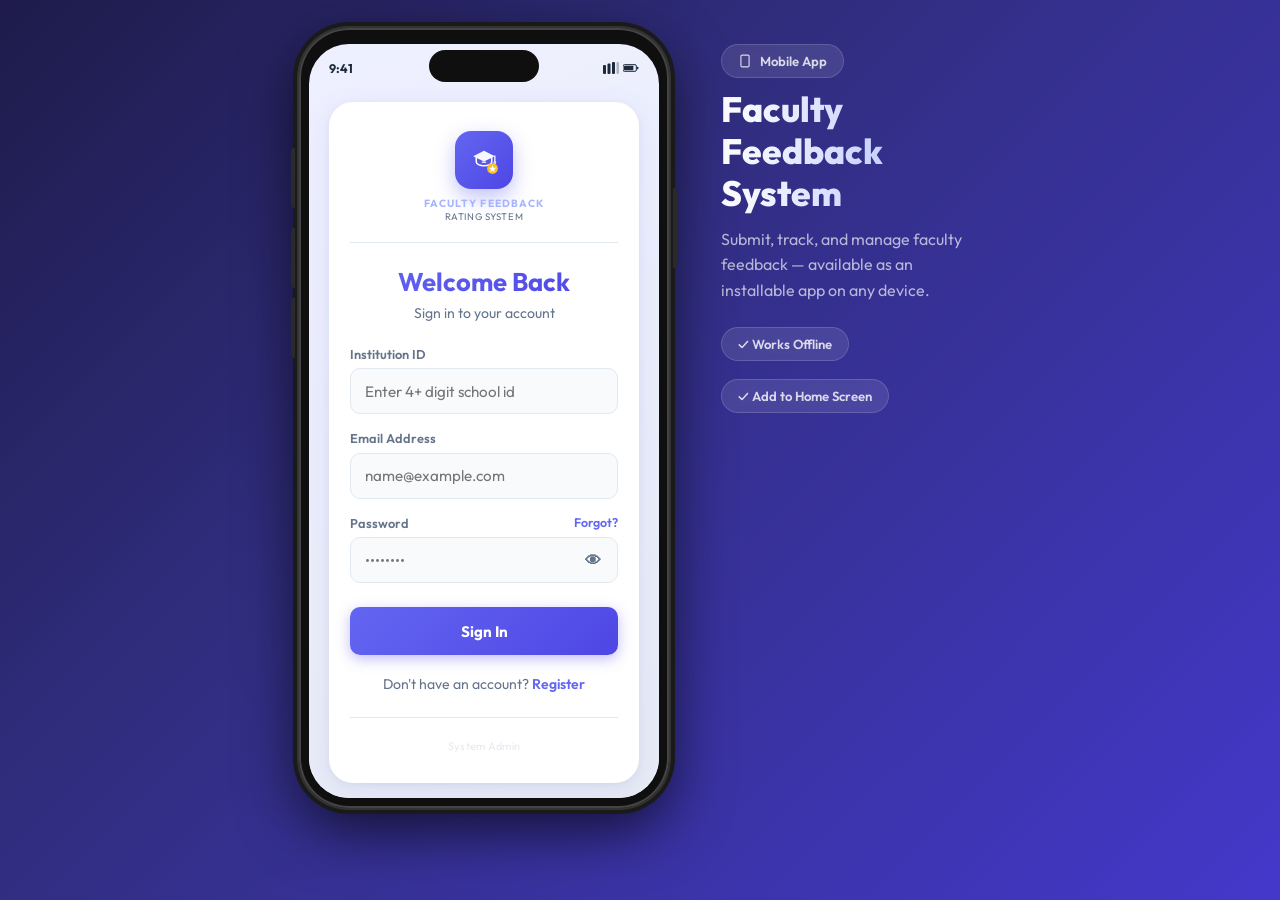
<file: frontend/index.html>
<!DOCTYPE html>
<html lang="en">

<head>
    <meta charset="UTF-8">
    <meta name="viewport" content="width=device-width, initial-scale=1.0, viewport-fit=cover">
    <meta name="mobile-web-app-capable" content="yes">
    <meta name="apple-mobile-web-app-capable" content="yes">
    <meta name="apple-mobile-web-app-status-bar-style" content="black-translucent">
    <meta name="apple-mobile-web-app-title" content="FeedbackApp">
    <meta name="theme-color" content="#6366f1">
    <meta name="description" content="Faculty Feedback & Rating System">
    <title>Login - Feedback System</title>
    <link href="https://fonts.googleapis.com/css2?family=Outfit:wght@400;600;700;800&display=swap" rel="stylesheet">
    <link rel="stylesheet" href="css/style.css">
    <link rel="manifest" href="manifest.json">
    <link rel="apple-touch-icon" href="icons/icon-192.png">
    <script src="js/theme.js"></script>
</head>

<body>

    <!-- ===== DESKTOP PHONE FRAME ===== -->
    <div class="phone-shell">
        <div class="phone-notch"></div>
        <div class="phone-screen">

            <!-- Status Bar -->
            <div class="status-bar">
                <span class="status-time">9:41</span>
                <div class="status-icons">
                    <svg width="16" height="12" viewBox="0 0 16 12" fill="currentColor">
                        <rect x="0" y="3" width="3" height="9" rx="1" />
                        <rect x="4.5" y="1.5" width="3" height="10.5" rx="1" />
                        <rect x="9" y="0" width="3" height="12" rx="1" />
                        <rect x="13.5" y="0" width="2.5" height="12" rx="1" opacity="0.3" />
                    </svg>
                    <svg width="16" height="12" viewBox="0 0 24 12" fill="currentColor">
                        <rect x="0" y="1" width="20" height="10" rx="2" stroke="currentColor" stroke-width="1.5"
                            fill="none" />
                        <rect x="1.5" y="2.5" width="14" height="7" rx="1" />
                        <rect x="21" y="4" width="2" height="4" rx="1" />
                    </svg>
                </div>
            </div>

            <!-- Scrollable app content -->
            <div class="app-scroll">
                <div class="app-inner">
                    <div class="container">

                        <!-- Logo -->
                        <div class="app-logo">
                            <div class="app-logo-icon">
                                <svg width="34" height="34" viewBox="0 0 44 44" fill="none">
                                    <polygon points="22,10 36,17 22,24 8,17" fill="white" opacity="0.95" />
                                    <rect x="19" y="24" width="6" height="2" rx="1" fill="white" opacity="0.8" />
                                    <path d="M12 18.5v6c0 2.5 4.5 5 10 5s10-2.5 10-5v-6" stroke="white" stroke-width="2"
                                        fill="none" stroke-linecap="round" />
                                    <line x1="36" y1="17" x2="36" y2="24" stroke="white" stroke-width="2"
                                        stroke-linecap="round" opacity="0.8" />
                                    <circle cx="36" cy="25.5" r="1.8" fill="white" opacity="0.8" />
                                    <circle cx="33" cy="33" r="7" fill="#fbbf24" />
                                    <path d="M33 28.5l1.2 3.6h3.8l-3 2.2 1.1 3.4-3.1-2.2-3.1 2.2 1.1-3.4-3-2.2h3.8z"
                                        fill="white" />
                                </svg>
                            </div>
                            <div>
                                <div class="app-logo-name">Faculty Feedback</div>
                                <div
                                    style="font-size:0.6rem;color:var(--text-muted);text-align:center;letter-spacing:0.06em;text-transform:uppercase;">
                                    Rating System</div>
                            </div>
                        </div>

                        <h1>Welcome Back</h1>
                        <p class="subtitle">Sign in to your account</p>


                        <form id="loginForm">
                            <div class="form-group">
                                <label for="institution_id">Institution ID</label>
                                <input type="number" id="institution_id" required
                                    placeholder="Enter 4+ digit school id">
                            </div>
                            <div class="form-group">
                                <label for="email">Email Address</label>
                                <input type="email" id="email" required placeholder="name@example.com"
                                    autocomplete="email">
                            </div>
                            <div class="form-group">
                                <div
                                    style="display:flex;justify-content:space-between;align-items:center;margin-bottom:0.4rem;">
                                    <label style="margin-bottom:0;">Password</label>
                                    <a href="forgot.html"
                                        style="font-size:0.78rem;color:var(--primary);text-decoration:none;font-weight:600;">Forgot?</a>
                                </div>
                                <div style="position:relative;">
                                    <input type="password" id="password" required placeholder="••••••••"
                                        autocomplete="current-password">
                                    <button type="button" onclick="togglePassword()"
                                        style="position:absolute;right:10px;top:50%;transform:translateY(-50%);background:transparent;width:30px;height:30px;min-height:unset;padding:0;box-shadow:none;border:none;color:var(--text-muted);font-size:1rem;cursor:pointer;">👁</button>
                                </div>
                            </div>
                            <button type="submit" id="loginBtn" style="margin-top:0.5rem;">Sign In</button>
                        </form>

                        <div class="auth-links">
                            <p>Don't have an account? <a href="register.html">Register</a></p>
                        </div>
                        <div id="errorMsg" class="hidden"
                            style="margin-top:1rem;text-align:center;padding:0.7rem;border-radius:10px;font-size:0.85rem;font-weight:500;color:var(--error);background:rgba(239, 68, 68, 0.1); border: 1px solid rgba(239, 68, 68, 0.2);">
                        </div>

                        <!-- Subtle admin entry: intentionally hard to notice -->
                        <div
                            style="text-align:center;margin-top:1.5rem;padding-top:1rem;border-top:1px solid var(--border);">
                            <a href="admin-login.html"
                                style="font-size:0.68rem;color:#cbd5e1;text-decoration:none;letter-spacing:0.03em;opacity:0.5;"
                                title="System Access">
                                System Admin
                            </a>
                        </div>

                    </div><!-- /container -->
                </div><!-- /app-inner -->
            </div><!-- /app-scroll -->

            <!-- Install Banner (inside phone) -->
            <div class="install-banner" id="installBanner">
                <div class="app-logo-icon" style="width:36px;height:36px;border-radius:10px;flex-shrink:0;">
                    <svg width="20" height="20" viewBox="0 0 44 44" fill="none">
                        <polygon points="22,10 36,17 22,24 8,17" fill="white" opacity="0.9" />
                        <circle cx="33" cy="33" r="7" fill="#fbbf24" />
                        <path d="M33 28.5l1.2 3.6h3.8l-3 2.2 1.1 3.4-3.1-2.2-3.1 2.2 1.1-3.4-3-2.2h3.8z" fill="white" />
                    </svg>
                </div>
                <div class="install-banner-text">
                    Add to Home Screen
                    <span>Get the app experience</span>
                </div>
                <button class="install-banner-btn" id="installBtn">Install</button>
                <button class="install-banner-close" id="dismissBanner" aria-label="Dismiss">✕</button>
            </div>

        </div><!-- /phone-screen -->
    </div><!-- /phone-shell -->

    <!-- Desktop side label -->
    <div class="phone-label">
        <div class="phone-label-badge">
            <svg width="14" height="14" viewBox="0 0 24 24" fill="none" stroke="currentColor" stroke-width="2">
                <rect x="5" y="2" width="14" height="20" rx="2" />
                <line x1="12" y1="18" x2="12" y2="18" />
            </svg>
            Mobile App
        </div>
        <h2>Faculty<br>Feedback<br>System</h2>
        <p>Submit, track, and manage faculty feedback — available as an installable app on any device.</p>
        <div class="phone-label-badge">✓ Works Offline</div>
        <br>
        <div class="phone-label-badge" style="margin-top:8px;">✓ Add to Home Screen</div>
    </div>

    <script src="js/api.js"></script>
    <script src="js/ui.js"></script>
    <script src="js/auth.js"></script>
    <script>
        // Service Worker
        if ('serviceWorker' in navigator) {
            window.addEventListener('load', () => {
                navigator.serviceWorker.register('sw.js').catch(() => { });
            });
        }

        // Install prompt
        let deferredPrompt = null;
        const installBanner = document.getElementById('installBanner');

        window.addEventListener('beforeinstallprompt', (e) => {
            e.preventDefault();
            deferredPrompt = e;
            if (!localStorage.getItem('installDismissed')) {
                setTimeout(() => installBanner.classList.add('visible'), 2500);
            }
        });

        document.getElementById('installBtn').addEventListener('click', async () => {
            installBanner.classList.remove('visible');
            if (deferredPrompt) { deferredPrompt.prompt(); deferredPrompt = null; }
        });

        document.getElementById('dismissBanner').addEventListener('click', () => {
            installBanner.classList.remove('visible');
            localStorage.setItem('installDismissed', '1');
        });

        // Password toggle
        function togglePassword() {
            const pwd = document.getElementById('password');
            const btn = event.currentTarget;
            pwd.type = pwd.type === 'password' ? 'text' : 'password';
            btn.textContent = pwd.type === 'password' ? '👁' : '🙈';
        }
    </script>
</body>

</html>
</file>
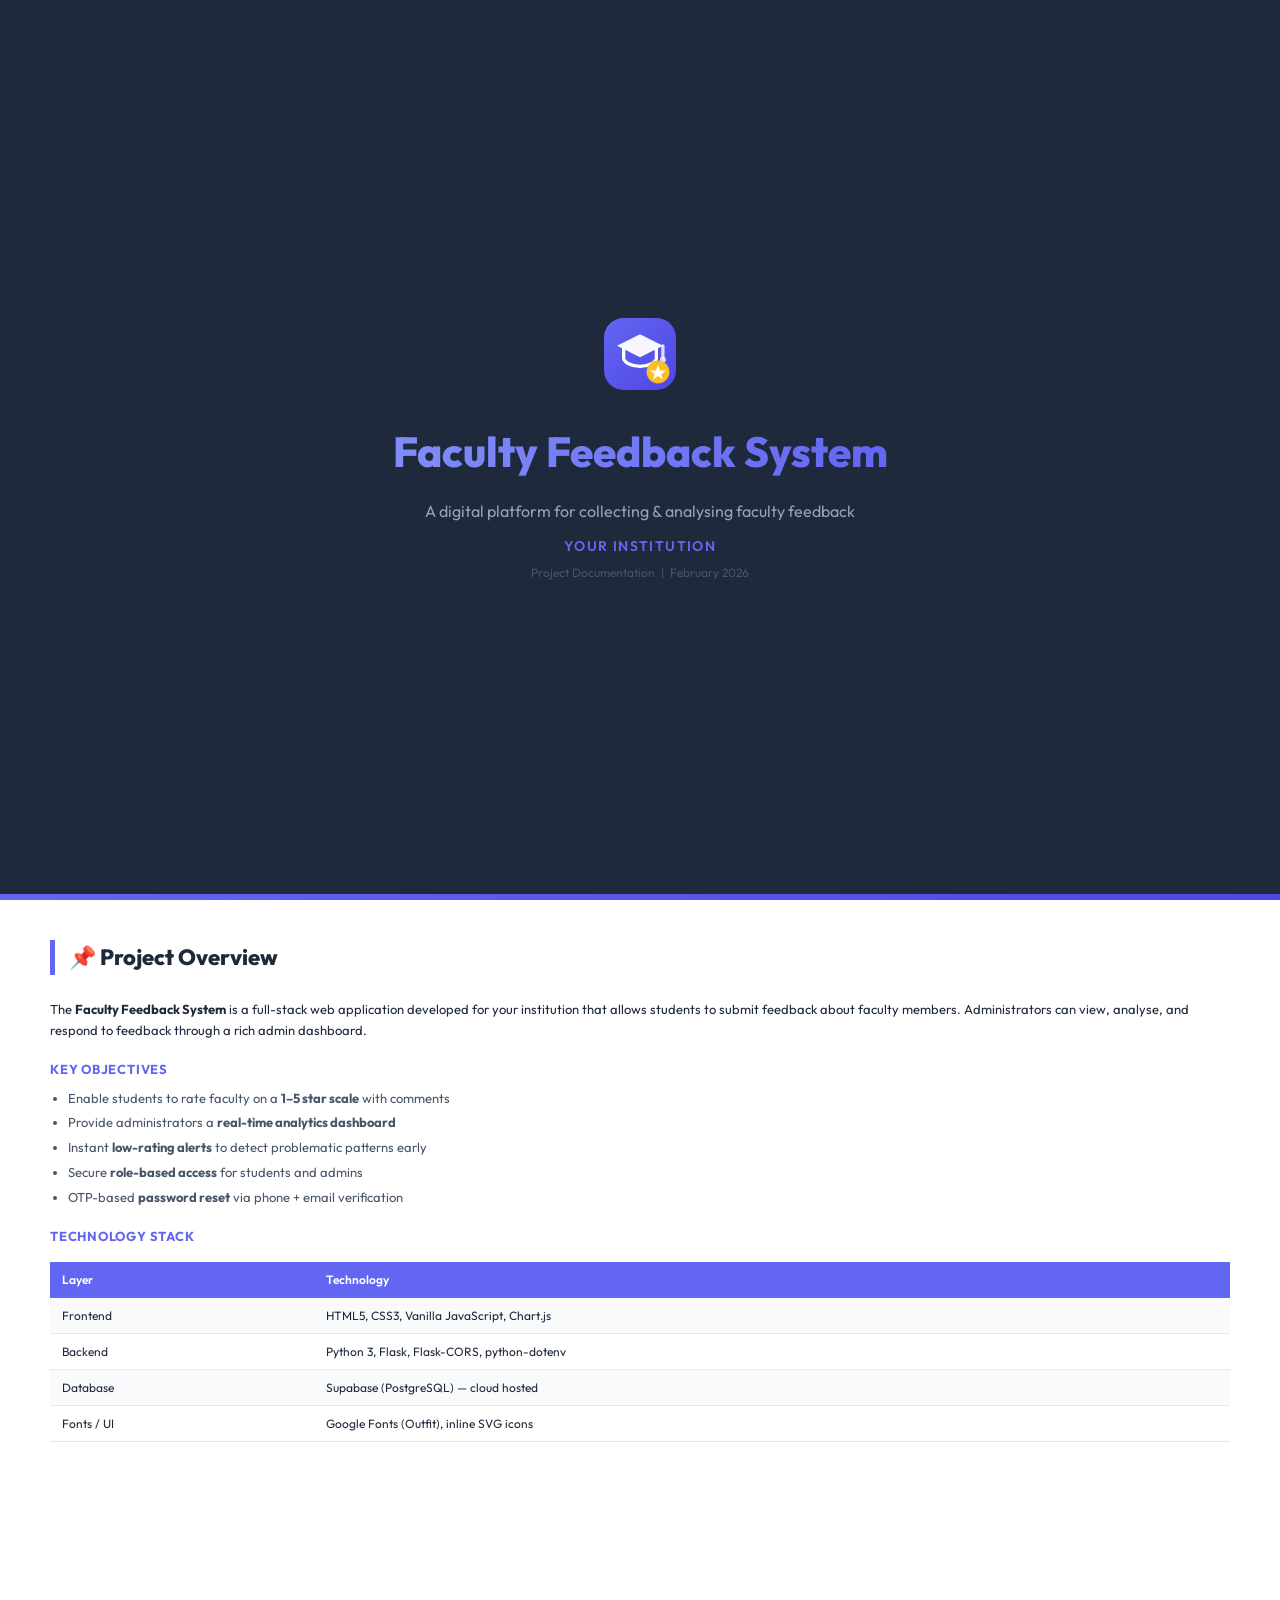
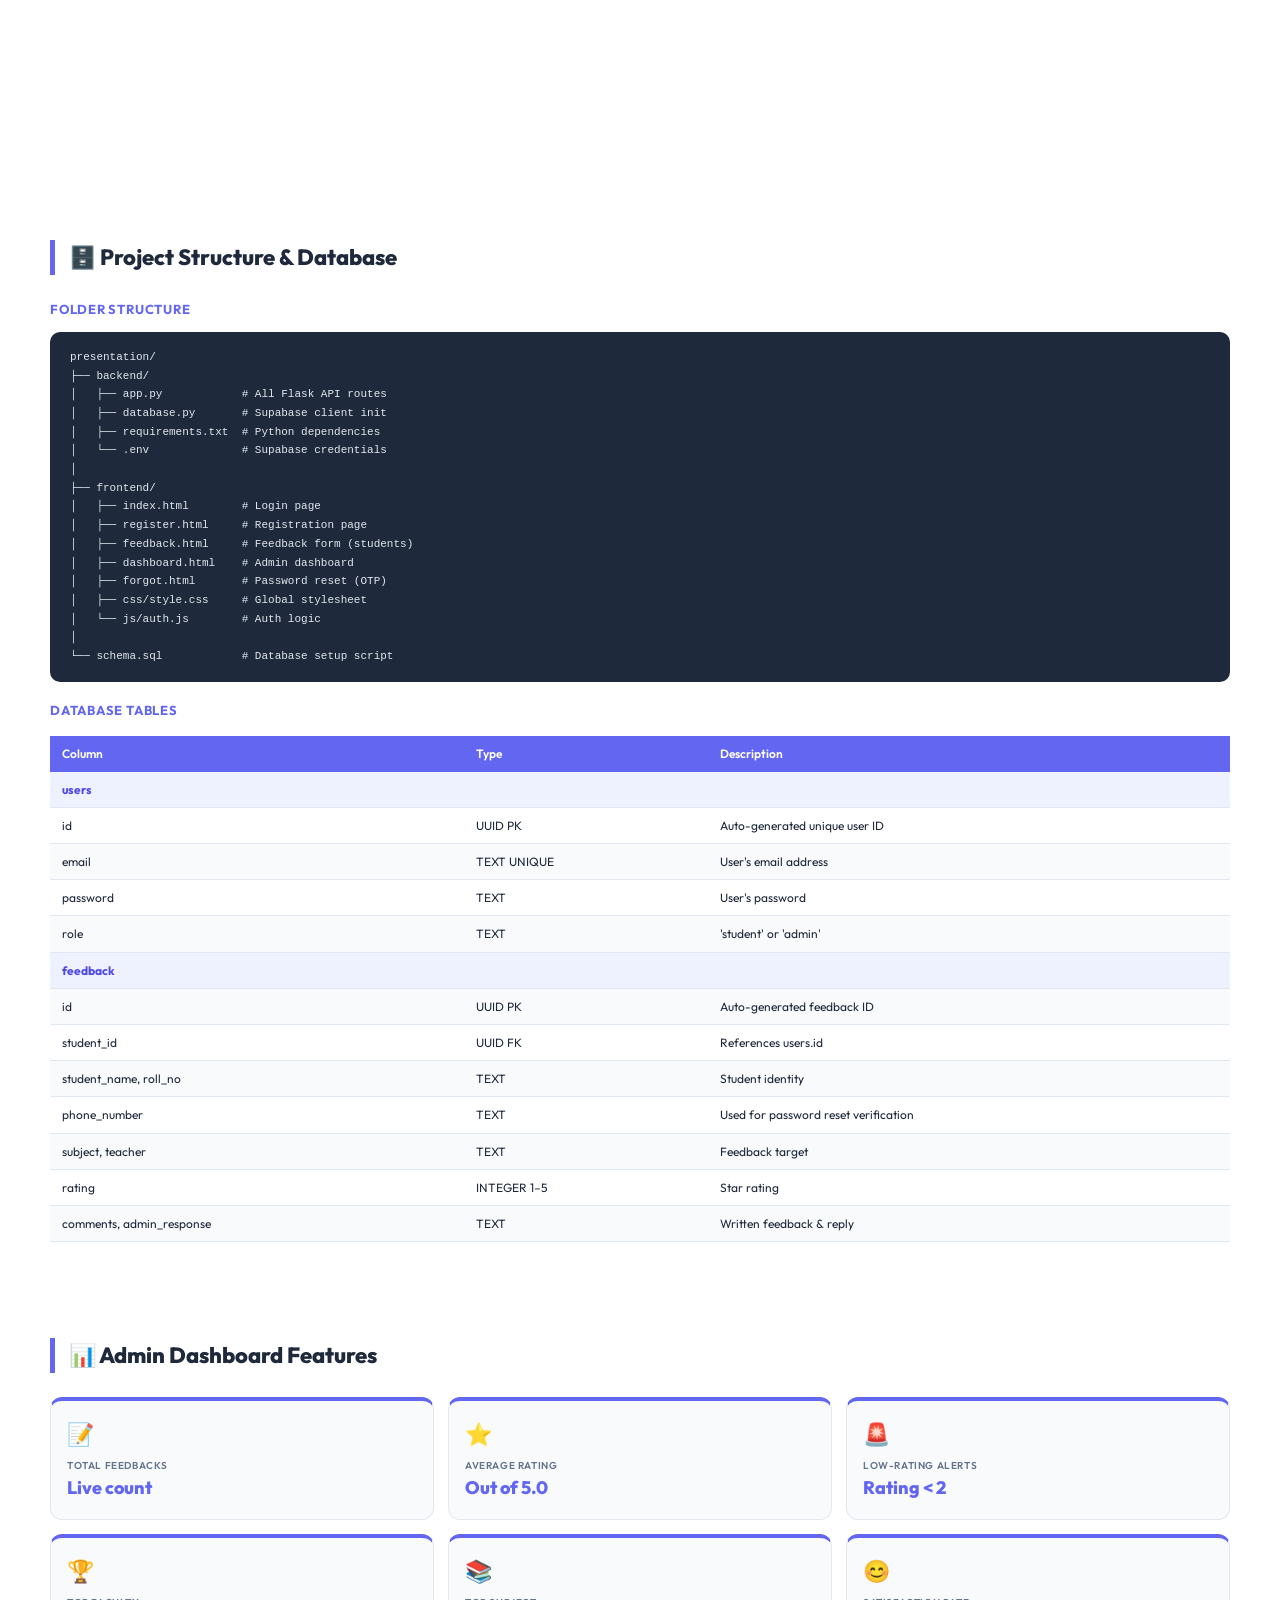
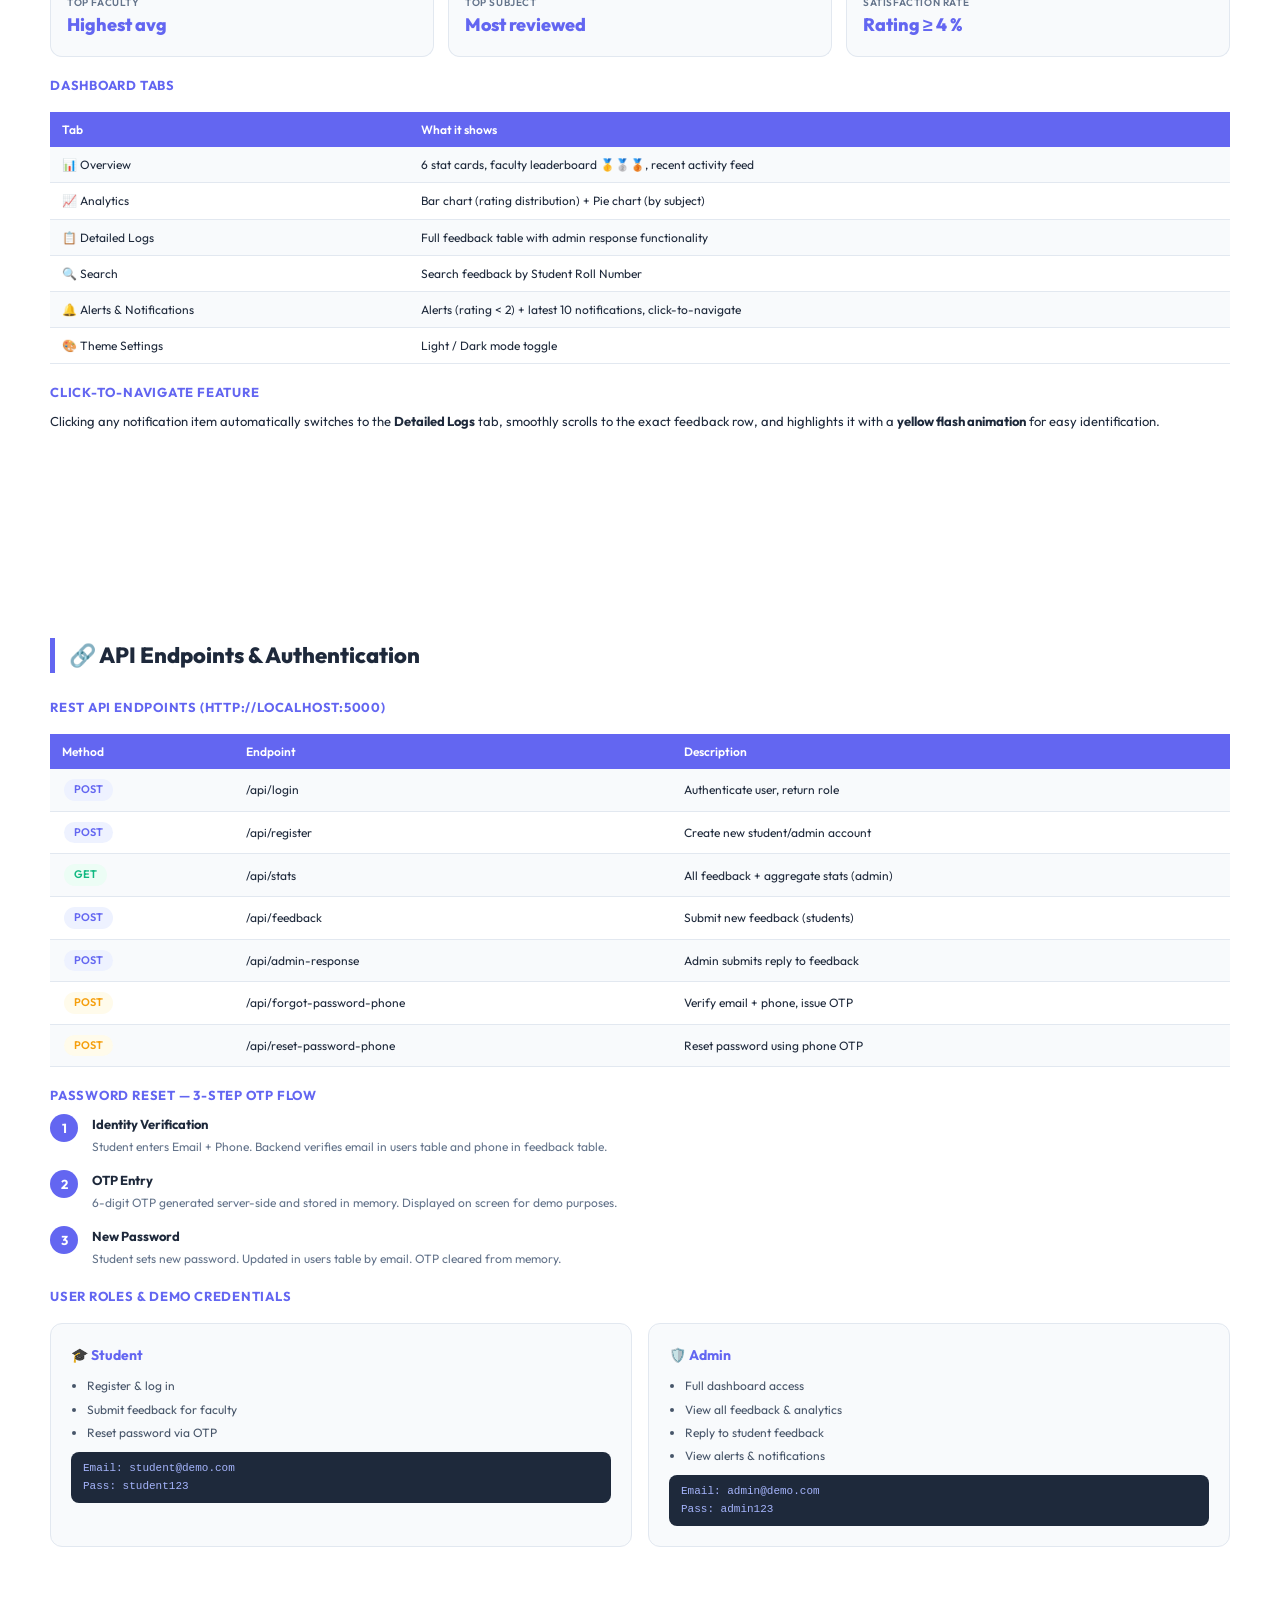
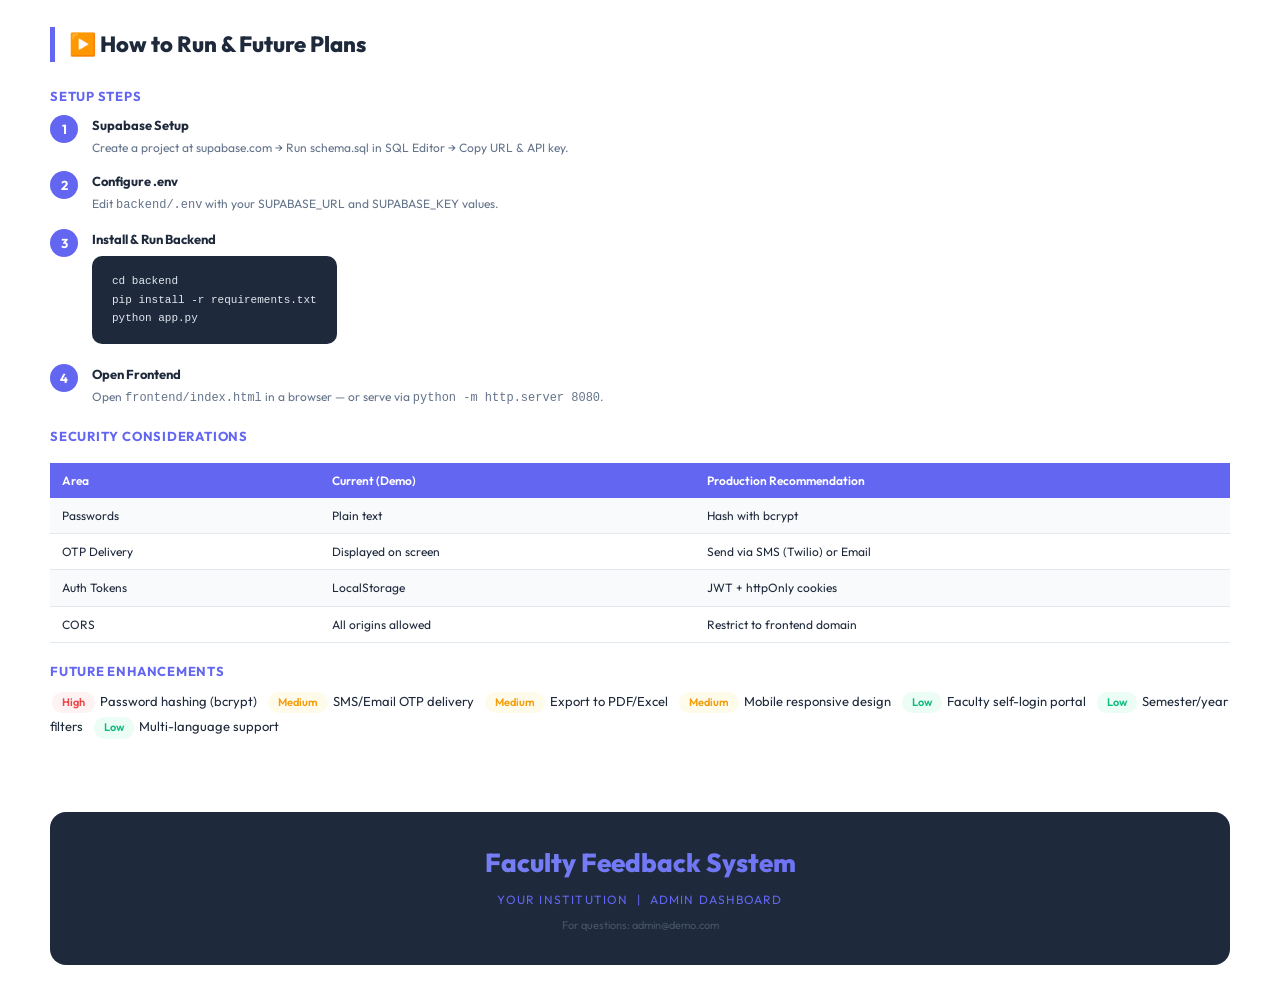
<file: DOCUMENTATION_PDF.html>
<!DOCTYPE html>
<html lang="en">

<head>
  <meta charset="UTF-8">
  <title>Faculty Feedback System — Documentation</title>
  <style>
    @import url('https://fonts.googleapis.com/css2?family=Outfit:wght@400;600;700;800&display=swap');

    * {
      margin: 0;
      padding: 0;
      box-sizing: border-box;
    }

    body {
      font-family: 'Outfit', sans-serif;
      background: #fff;
      color: #1e293b;
      font-size: 13px;
      line-height: 1.6;
    }

    /* ── Cover Page ─────────── */
    .cover {
      page-break-after: always;
      background: #1e293b;
      color: white;
      height: 100vh;
      display: flex;
      flex-direction: column;
      align-items: center;
      justify-content: center;
      text-align: center;
      padding: 60px;
      position: relative;
    }

    .cover-logo {
      width: 72px;
      height: 72px;
      margin-bottom: 28px;
    }

    .cover h1 {
      font-size: 42px;
      font-weight: 800;
      color: #fff;
      margin-bottom: 14px;
      background: linear-gradient(to right, #818cf8, #6366f1);
      -webkit-background-clip: text;
      -webkit-text-fill-color: transparent;
    }

    .cover .subtitle {
      font-size: 16px;
      color: #94a3b8;
      margin-bottom: 10px;
    }

    .cover .college {
      font-size: 14px;
      color: #6366f1;
      font-weight: 600;
      letter-spacing: 0.1em;
      text-transform: uppercase;
      margin-bottom: 6px;
    }

    .cover .date {
      font-size: 12px;
      color: #475569;
    }

    .cover-bar {
      position: absolute;
      bottom: 0;
      left: 0;
      right: 0;
      height: 6px;
      background: linear-gradient(to right, #6366f1, #4f46e5);
    }

    /* ── Pages ──────────────── */
    .page {
      page-break-after: always;
      padding: 40px 50px;
      min-height: 100vh;
    }

    .page:last-child {
      page-break-after: avoid;
    }

    /* ── Section Heading ─────── */
    .section-heading {
      font-size: 22px;
      font-weight: 800;
      color: #1e293b;
      border-left: 5px solid #6366f1;
      padding-left: 14px;
      margin-bottom: 24px;
    }

    /* ── Sub heading ─────────── */
    h3 {
      font-size: 13px;
      font-weight: 700;
      color: #6366f1;
      text-transform: uppercase;
      letter-spacing: 0.06em;
      margin: 18px 0 8px 0;
    }

    /* ── Table ───────────────── */
    table {
      width: 100%;
      border-collapse: collapse;
      margin: 16px 0;
      font-size: 12px;
    }

    th {
      background: #6366f1;
      color: white;
      padding: 8px 12px;
      text-align: left;
      font-weight: 600;
    }

    td {
      padding: 8px 12px;
      border-bottom: 1px solid #e2e8f0;
    }

    tr:nth-child(even) td {
      background: #f8fafc;
    }

    /* ── Code block ──────────── */
    pre {
      background: #1e293b;
      color: #e2e8f0;
      padding: 16px 20px;
      border-radius: 10px;
      font-size: 11px;
      overflow-x: auto;
      margin: 12px 0;
      line-height: 1.7;
      font-family: 'Courier New', monospace;
    }

    /* ── Stat card grid ──────── */
    .card-grid {
      display: grid;
      grid-template-columns: repeat(3, 1fr);
      gap: 14px;
      margin: 16px 0;
    }

    .card {
      background: #f8fafc;
      border: 1px solid #e2e8f0;
      border-radius: 12px;
      padding: 16px;
      border-top: 4px solid #6366f1;
    }

    .card .icon {
      font-size: 22px;
      margin-bottom: 6px;
    }

    .card .label {
      font-size: 10px;
      color: #64748b;
      text-transform: uppercase;
      letter-spacing: .06em;
      font-weight: 600;
    }

    .card .value {
      font-size: 18px;
      font-weight: 800;
      color: #6366f1;
    }

    /* ── Step box ────────────── */
    .step {
      display: flex;
      gap: 14px;
      margin-bottom: 14px;
      align-items: flex-start;
    }

    .step-num {
      background: #6366f1;
      color: white;
      width: 28px;
      height: 28px;
      border-radius: 50%;
      display: flex;
      align-items: center;
      justify-content: center;
      font-weight: 700;
      font-size: 13px;
      flex-shrink: 0;
    }

    .step-body p {
      font-size: 12px;
      color: #64748b;
      margin-top: 2px;
    }

    /* ── Role cards ──────────── */
    .role-grid {
      display: grid;
      grid-template-columns: 1fr 1fr;
      gap: 16px;
      margin-top: 16px;
    }

    .role-card {
      background: #f8fafc;
      border-radius: 12px;
      padding: 20px;
      border: 1px solid #e2e8f0;
    }

    .role-card h4 {
      color: #6366f1;
      font-size: 14px;
      margin-bottom: 10px;
    }

    .role-card li {
      font-size: 12px;
      color: #475569;
      margin-left: 16px;
      margin-bottom: 4px;
    }

    .cred {
      background: #1e293b;
      color: #a5b4fc;
      padding: 8px 12px;
      border-radius: 8px;
      font-size: 11px;
      margin-top: 10px;
      font-family: monospace;
    }

    /* ── Footer ──────────────── */
    @media print {
      body {
        -webkit-print-color-adjust: exact;
        print-color-adjust: exact;
      }

      .cover {
        height: 100vh;
      }

      @page {
        margin: 0;
        size: A4;
      }
    }

    .footer {
      position: fixed;
      bottom: 0;
      left: 0;
      right: 0;
      background: white;
      border-top: 1px solid #e2e8f0;
      padding: 6px 50px;
      font-size: 10px;
      color: #94a3b8;
      display: flex;
      justify-content: space-between;
    }

    .tag {
      display: inline-block;
      background: #eef2ff;
      color: #6366f1;
      padding: 2px 10px;
      border-radius: 20px;
      font-size: 11px;
      font-weight: 600;
      margin: 2px;
    }

    .tag.green {
      background: #ecfdf5;
      color: #10b981;
    }

    .tag.red {
      background: #fef2f2;
      color: #ef4444;
    }

    .tag.amber {
      background: #fffbeb;
      color: #f59e0b;
    }

    ul li {
      margin: 4px 0 4px 18px;
      color: #475569;
    }
  </style>
</head>

<body>

  <!-- COVER -->
  <div class="cover">
    <svg class="cover-logo" viewBox="0 0 44 44" fill="none">
      <defs>
        <linearGradient id="lg" x1="0" y1="0" x2="44" y2="44" gradientUnits="userSpaceOnUse">
          <stop offset="0%" stop-color="#6366f1" />
          <stop offset="100%" stop-color="#4f46e5" />
        </linearGradient>
      </defs>
      <rect width="44" height="44" rx="12" fill="url(#lg)" />
      <polygon points="22,10 36,17 22,24 8,17" fill="white" opacity="0.95" />
      <path d="M12 18.5v6c0 2.5 4.5 5 10 5s10-2.5 10-5v-6" stroke="white" stroke-width="2" fill="none"
        stroke-linecap="round" />
      <line x1="36" y1="17" x2="36" y2="24" stroke="white" stroke-width="2" stroke-linecap="round" opacity="0.8" />
      <circle cx="36" cy="25.5" r="1.8" fill="white" opacity="0.8" />
      <circle cx="33" cy="33" r="7" fill="#fbbf24" />
      <path d="M33 28.5l1.2 3.6h3.8l-3 2.2 1.1 3.4-3.1-2.2-3.1 2.2 1.1-3.4-3-2.2h3.8z" fill="white" />
    </svg>
    <h1>Faculty Feedback System</h1>
    <p class="subtitle">A digital platform for collecting &amp; analysing faculty feedback</p>
    <p class="college">Your Institution</p>
    <p class="date">Project Documentation &nbsp;|&nbsp; February 2026</p>
    <div class="cover-bar"></div>
  </div>

  <!-- PAGE 1 — Overview -->
  <div class="page">
    <div class="section-heading">📌 Project Overview</div>
    <p>The <strong>Faculty Feedback System</strong> is a full-stack web application developed for your institution that
      allows students to submit feedback about faculty members. Administrators can view, analyse, and respond to
      feedback through a rich admin dashboard.</p>

    <h3>Key Objectives</h3>
    <ul>
      <li>Enable students to rate faculty on a <strong>1–5 star scale</strong> with comments</li>
      <li>Provide administrators a <strong>real-time analytics dashboard</strong></li>
      <li>Instant <strong>low-rating alerts</strong> to detect problematic patterns early</li>
      <li>Secure <strong>role-based access</strong> for students and admins</li>
      <li>OTP-based <strong>password reset</strong> via phone + email verification</li>
    </ul>

    <h3>Technology Stack</h3>
    <table>
      <tr>
        <th>Layer</th>
        <th>Technology</th>
      </tr>
      <tr>
        <td>Frontend</td>
        <td>HTML5, CSS3, Vanilla JavaScript, Chart.js</td>
      </tr>
      <tr>
        <td>Backend</td>
        <td>Python 3, Flask, Flask-CORS, python-dotenv</td>
      </tr>
      <tr>
        <td>Database</td>
        <td>Supabase (PostgreSQL) — cloud hosted</td>
      </tr>
      <tr>
        <td>Fonts / UI</td>
        <td>Google Fonts (Outfit), inline SVG icons</td>
      </tr>
    </table>
  </div>

  <!-- PAGE 2 — Structure + DB -->
  <div class="page">
    <div class="section-heading">🗄️ Project Structure &amp; Database</div>

    <h3>Folder Structure</h3>
    <pre>presentation/
├── backend/
│   ├── app.py            # All Flask API routes
│   ├── database.py       # Supabase client init
│   ├── requirements.txt  # Python dependencies
│   └── .env              # Supabase credentials
│
├── frontend/
│   ├── index.html        # Login page
│   ├── register.html     # Registration page
│   ├── feedback.html     # Feedback form (students)
│   ├── dashboard.html    # Admin dashboard
│   ├── forgot.html       # Password reset (OTP)
│   ├── css/style.css     # Global stylesheet
│   └── js/auth.js        # Auth logic
│
└── schema.sql            # Database setup script</pre>

    <h3>Database Tables</h3>
    <table>
      <tr>
        <th>Column</th>
        <th>Type</th>
        <th>Description</th>
      </tr>
      <tr>
        <td colspan="3" style="background:#eef2ff;color:#4f46e5;font-weight:700;">users</td>
      </tr>
      <tr>
        <td>id</td>
        <td>UUID PK</td>
        <td>Auto-generated unique user ID</td>
      </tr>
      <tr>
        <td>email</td>
        <td>TEXT UNIQUE</td>
        <td>User's email address</td>
      </tr>
      <tr>
        <td>password</td>
        <td>TEXT</td>
        <td>User's password</td>
      </tr>
      <tr>
        <td>role</td>
        <td>TEXT</td>
        <td>'student' or 'admin'</td>
      </tr>
      <tr>
        <td colspan="3" style="background:#eef2ff;color:#4f46e5;font-weight:700;">feedback</td>
      </tr>
      <tr>
        <td>id</td>
        <td>UUID PK</td>
        <td>Auto-generated feedback ID</td>
      </tr>
      <tr>
        <td>student_id</td>
        <td>UUID FK</td>
        <td>References users.id</td>
      </tr>
      <tr>
        <td>student_name, roll_no</td>
        <td>TEXT</td>
        <td>Student identity</td>
      </tr>
      <tr>
        <td>phone_number</td>
        <td>TEXT</td>
        <td>Used for password reset verification</td>
      </tr>
      <tr>
        <td>subject, teacher</td>
        <td>TEXT</td>
        <td>Feedback target</td>
      </tr>
      <tr>
        <td>rating</td>
        <td>INTEGER 1–5</td>
        <td>Star rating</td>
      </tr>
      <tr>
        <td>comments, admin_response</td>
        <td>TEXT</td>
        <td>Written feedback &amp; reply</td>
      </tr>
    </table>
  </div>

  <!-- PAGE 3 — Dashboard Features -->
  <div class="page">
    <div class="section-heading">📊 Admin Dashboard Features</div>

    <div class="card-grid">
      <div class="card">
        <div class="icon">📝</div>
        <div class="label">Total Feedbacks</div>
        <div class="value">Live count</div>
      </div>
      <div class="card">
        <div class="icon">⭐</div>
        <div class="label">Average Rating</div>
        <div class="value">Out of 5.0</div>
      </div>
      <div class="card">
        <div class="icon">🚨</div>
        <div class="label">Low-Rating Alerts</div>
        <div class="value">Rating &lt; 2</div>
      </div>
      <div class="card">
        <div class="icon">🏆</div>
        <div class="label">Top Faculty</div>
        <div class="value">Highest avg</div>
      </div>
      <div class="card">
        <div class="icon">📚</div>
        <div class="label">Top Subject</div>
        <div class="value">Most reviewed</div>
      </div>
      <div class="card">
        <div class="icon">😊</div>
        <div class="label">Satisfaction Rate</div>
        <div class="value">Rating ≥ 4 %</div>
      </div>
    </div>

    <h3>Dashboard Tabs</h3>
    <table>
      <tr>
        <th>Tab</th>
        <th>What it shows</th>
      </tr>
      <tr>
        <td>📊 Overview</td>
        <td>6 stat cards, faculty leaderboard 🥇🥈🥉, recent activity feed</td>
      </tr>
      <tr>
        <td>📈 Analytics</td>
        <td>Bar chart (rating distribution) + Pie chart (by subject)</td>
      </tr>
      <tr>
        <td>📋 Detailed Logs</td>
        <td>Full feedback table with admin response functionality</td>
      </tr>
      <tr>
        <td>🔍 Search</td>
        <td>Search feedback by Student Roll Number</td>
      </tr>
      <tr>
        <td>🔔 Alerts &amp; Notifications</td>
        <td>Alerts (rating &lt; 2) + latest 10 notifications, click-to-navigate</td>
      </tr>
      <tr>
        <td>🎨 Theme Settings</td>
        <td>Light / Dark mode toggle</td>
      </tr>
    </table>

    <h3>Click-to-Navigate Feature</h3>
    <p>Clicking any notification item automatically switches to the <strong>Detailed Logs</strong> tab, smoothly scrolls
      to the exact feedback row, and highlights it with a <strong>yellow flash animation</strong> for easy
      identification.</p>
  </div>

  <!-- PAGE 4 — API + Auth -->
  <div class="page">
    <div class="section-heading">🔗 API Endpoints &amp; Authentication</div>

    <h3>REST API Endpoints (http://localhost:5000)</h3>
    <table>
      <tr>
        <th>Method</th>
        <th>Endpoint</th>
        <th>Description</th>
      </tr>
      <tr>
        <td><span class="tag">POST</span></td>
        <td>/api/login</td>
        <td>Authenticate user, return role</td>
      </tr>
      <tr>
        <td><span class="tag">POST</span></td>
        <td>/api/register</td>
        <td>Create new student/admin account</td>
      </tr>
      <tr>
        <td><span class="tag green">GET</span></td>
        <td>/api/stats</td>
        <td>All feedback + aggregate stats (admin)</td>
      </tr>
      <tr>
        <td><span class="tag">POST</span></td>
        <td>/api/feedback</td>
        <td>Submit new feedback (students)</td>
      </tr>
      <tr>
        <td><span class="tag">POST</span></td>
        <td>/api/admin-response</td>
        <td>Admin submits reply to feedback</td>
      </tr>
      <tr>
        <td><span class="tag amber">POST</span></td>
        <td>/api/forgot-password-phone</td>
        <td>Verify email + phone, issue OTP</td>
      </tr>
      <tr>
        <td><span class="tag amber">POST</span></td>
        <td>/api/reset-password-phone</td>
        <td>Reset password using phone OTP</td>
      </tr>
    </table>

    <h3>Password Reset — 3-Step OTP Flow</h3>
    <div class="step">
      <div class="step-num">1</div>
      <div class="step-body"><strong>Identity Verification</strong>
        <p>Student enters Email + Phone. Backend verifies email in users table and phone in feedback table.</p>
      </div>
    </div>
    <div class="step">
      <div class="step-num">2</div>
      <div class="step-body"><strong>OTP Entry</strong>
        <p>6-digit OTP generated server-side and stored in memory. Displayed on screen for demo purposes.</p>
      </div>
    </div>
    <div class="step">
      <div class="step-num">3</div>
      <div class="step-body"><strong>New Password</strong>
        <p>Student sets new password. Updated in users table by email. OTP cleared from memory.</p>
      </div>
    </div>

    <h3>User Roles &amp; Demo Credentials</h3>
    <div class="role-grid">
      <div class="role-card">
        <h4>🎓 Student</h4>
        <ul>
          <li>Register &amp; log in</li>
          <li>Submit feedback for faculty</li>
          <li>Reset password via OTP</li>
        </ul>
        <div class="cred">Email: student@demo.com<br>Pass: student123</div>
      </div>
      <div class="role-card">
        <h4>🛡️ Admin</h4>
        <ul>
          <li>Full dashboard access</li>
          <li>View all feedback &amp; analytics</li>
          <li>Reply to student feedback</li>
          <li>View alerts &amp; notifications</li>
        </ul>
        <div class="cred">Email: admin@demo.com<br>Pass: admin123</div>
      </div>
    </div>
  </div>

  <!-- PAGE 5 — Setup + Future -->
  <div class="page">
    <div class="section-heading">▶️ How to Run &amp; Future Plans</div>

    <h3>Setup Steps</h3>
    <div class="step">
      <div class="step-num">1</div>
      <div class="step-body"><strong>Supabase Setup</strong>
        <p>Create a project at supabase.com → Run schema.sql in SQL Editor → Copy URL &amp; API key.</p>
      </div>
    </div>
    <div class="step">
      <div class="step-num">2</div>
      <div class="step-body"><strong>Configure .env</strong>
        <p>Edit <code>backend/.env</code> with your SUPABASE_URL and SUPABASE_KEY values.</p>
      </div>
    </div>
    <div class="step">
      <div class="step-num">3</div>
      <div class="step-body"><strong>Install &amp; Run Backend</strong>
        <pre style="margin:6px 0;">cd backend
pip install -r requirements.txt
python app.py</pre>
      </div>
    </div>
    <div class="step">
      <div class="step-num">4</div>
      <div class="step-body"><strong>Open Frontend</strong>
        <p>Open <code>frontend/index.html</code> in a browser — or serve via <code>python -m http.server 8080</code>.
        </p>
      </div>
    </div>

    <h3>Security Considerations</h3>
    <table>
      <tr>
        <th>Area</th>
        <th>Current (Demo)</th>
        <th>Production Recommendation</th>
      </tr>
      <tr>
        <td>Passwords</td>
        <td>Plain text</td>
        <td>Hash with bcrypt</td>
      </tr>
      <tr>
        <td>OTP Delivery</td>
        <td>Displayed on screen</td>
        <td>Send via SMS (Twilio) or Email</td>
      </tr>
      <tr>
        <td>Auth Tokens</td>
        <td>LocalStorage</td>
        <td>JWT + httpOnly cookies</td>
      </tr>
      <tr>
        <td>CORS</td>
        <td>All origins allowed</td>
        <td>Restrict to frontend domain</td>
      </tr>
    </table>

    <h3>Future Enhancements</h3>
    <p>
      <span class="tag red">High</span> Password hashing (bcrypt) &nbsp;
      <span class="tag amber">Medium</span> SMS/Email OTP delivery &nbsp;
      <span class="tag amber">Medium</span> Export to PDF/Excel &nbsp;
      <span class="tag amber">Medium</span> Mobile responsive design &nbsp;
      <span class="tag green">Low</span> Faculty self-login portal &nbsp;
      <span class="tag green">Low</span> Semester/year filters &nbsp;
      <span class="tag green">Low</span> Multi-language support
    </p>

    <br><br>
    <div style="text-align:center;padding:30px;background:#1e293b;border-radius:16px;color:white;margin-top:30px;">
      <div
        style="font-size:26px;font-weight:800;background:linear-gradient(to right,#818cf8,#6366f1);-webkit-background-clip:text;-webkit-text-fill-color:transparent;">
        Faculty Feedback System</div>
      <div style="color:#6366f1;font-size:12px;letter-spacing:.1em;text-transform:uppercase;margin-top:6px;">Your
        Institution &nbsp;|&nbsp; Admin Dashboard</div>
      <div style="color:#475569;font-size:11px;margin-top:8px;">For questions: admin@demo.com</div>
    </div>
  </div>

</body>

</html>
</file>
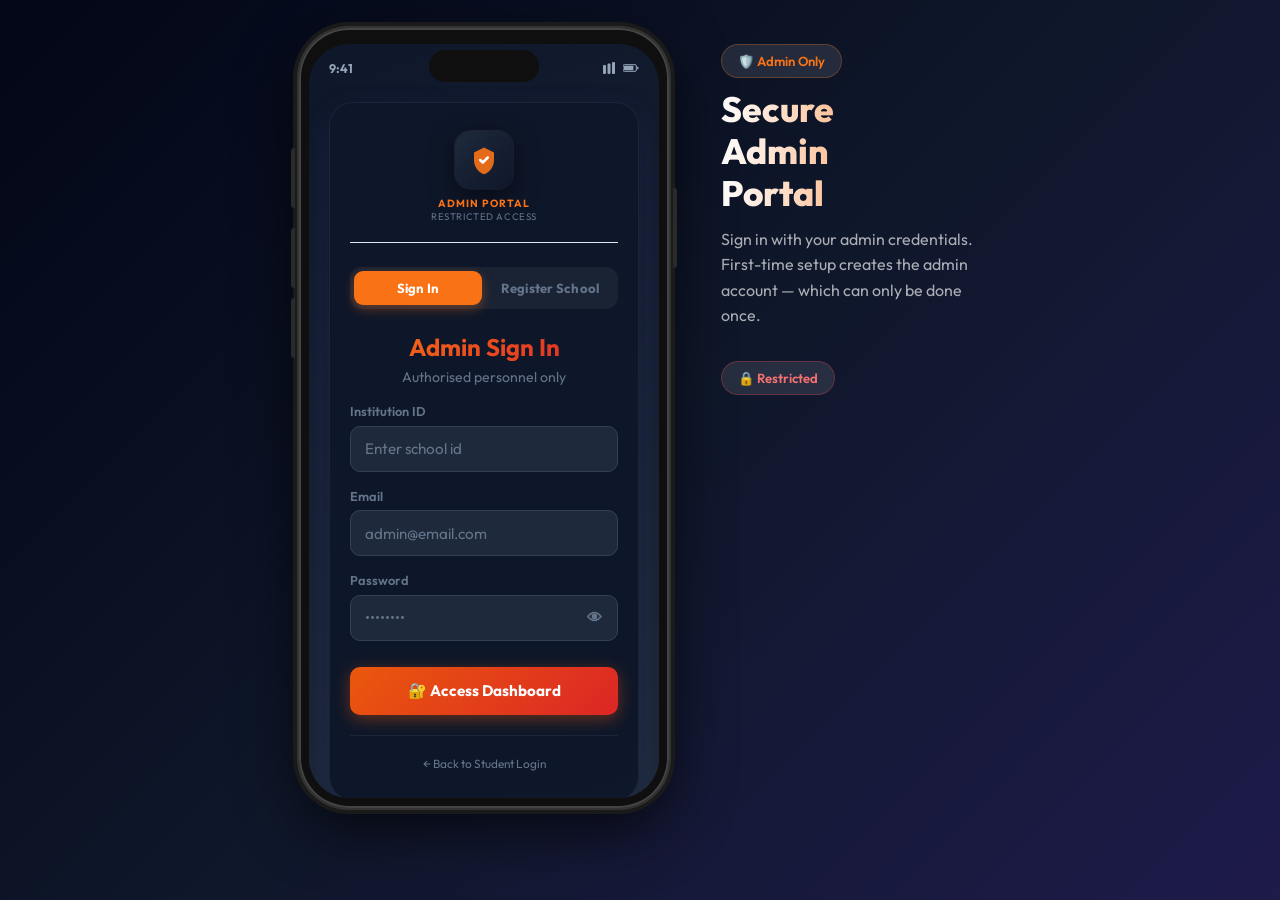
<file: frontend/admin-login.html>
<!DOCTYPE html>
<html lang="en">

<head>
    <meta charset="UTF-8">
    <meta name="viewport" content="width=device-width, initial-scale=1.0, viewport-fit=cover">
    <meta name="apple-mobile-web-app-capable" content="yes">
    <meta name="apple-mobile-web-app-status-bar-style" content="black-translucent">
    <meta name="theme-color" content="#0f172a">
    <meta name="robots" content="noindex, nofollow">
    <title>System Access</title>
    <link href="https://fonts.googleapis.com/css2?family=Outfit:wght@400;600;700;800&display=swap" rel="stylesheet">
    <link rel="apple-touch-icon" href="icons/icon-192.png">
    <link rel="stylesheet" href="css/style.css">
    <script src="js/theme.js"></script>
    <style>
        body {
            background: linear-gradient(135deg, #020617 0%, #0f172a 50%, #1e1b4b 100%);
        }

        .phone-screen.dark-screen {
            background: linear-gradient(160deg, #0f172a 0%, #1e293b 100%);
        }

        .app-inner.dark-inner {
            background: linear-gradient(160deg, #0f172a 0%, #1e293b 100%);
        }

        .container.dark-card {
            background: rgba(15, 23, 42, 0.97);
            border-color: rgba(255, 255, 255, 0.06);
        }

        /* Tab switcher */
        .tab-bar {
            display: flex;
            gap: 4px;
            background: rgba(255, 255, 255, 0.05);
            border-radius: 12px;
            padding: 4px;
            margin-bottom: 1.5rem;
        }

        .tab-btn {
            flex: 1;
            padding: 0.55rem 0;
            border-radius: 9px;
            border: none;
            font-size: 0.82rem;
            font-weight: 700;
            cursor: pointer;
            transition: all 0.2s;
            background: transparent;
            color: var(--text-muted);
            min-height: unset;
            box-shadow: none;
            letter-spacing: 0.02em;
        }

        .tab-btn.active {
            background: #f97316;
            color: white;
            box-shadow: 0 4px 12px rgba(249, 115, 22, 0.35);
        }

        .tab-btn:hover:not(.active):not(:disabled) {
            color: var(--text-muted);
            background: rgba(255, 255, 255, 0.06);
            transform: none;
            box-shadow: none;
        }

        /* Admin logo */
        .admin-shield {
            width: 58px;
            height: 58px;
            border-radius: 16px;
            background: linear-gradient(135deg, #1e293b 0%, #0f172a 100%);
            display: flex;
            align-items: center;
            justify-content: center;
            box-shadow: 0 8px 24px rgba(0, 0, 0, 0.5), 0 0 0 1px rgba(255, 255, 255, 0.08);
        }

        .container h1 {
            background: linear-gradient(135deg, #f97316, #dc2626);
            -webkit-background-clip: text;
            background-clip: text;
            -webkit-text-fill-color: transparent;
        }

        /* Dark inputs */
        .dark-input {
            background: #1e293b !important;
            border-color: #334155 !important;
            color: #e2e8f0 !important;
        }

        .dark-input::placeholder {
            color: var(--text-muted);
        }

        .dark-input:focus {
            border-color: #f97316 !important;
            box-shadow: 0 0 0 3px rgba(249, 115, 22, 0.15) !important;
            background: #1e293b !important;
        }

        /* Submit button */
        .admin-btn {
            background: linear-gradient(135deg, #ea580c, #dc2626) !important;
            box-shadow: 0 4px 16px rgba(234, 88, 12, 0.4) !important;
            border: none !important;
        }

        .admin-btn:hover:not(:disabled) {
            background: linear-gradient(135deg, #f97316, #ef4444) !important;
            box-shadow: 0 6px 20px rgba(234, 88, 12, 0.5) !important;
        }

        /* Locked register notice */
        .locked-notice {
            background: rgba(239, 68, 68, 0.08);
            border: 1px solid rgba(239, 68, 68, 0.2);
            border-radius: 12px;
            padding: 16px;
            text-align: center;
        }

        .locked-notice .lock-icon {
            font-size: 2rem;
            margin-bottom: 8px;
        }

        .locked-notice p {
            color: var(--text-muted);
            font-size: 0.85rem;
            font-weight: 600;
            line-height: 1.5;
        }

        .locked-notice small {
            display: block;
            color: var(--text-muted);
            font-size: 0.72rem;
            margin-top: 6px;
        }

        /* Security badge */
        .security-badge {
            display: flex;
            align-items: center;
            gap: 6px;
            background: rgba(249, 115, 22, 0.08);
            border: 1px solid rgba(249, 115, 22, 0.2);
            border-radius: 8px;
            padding: 8px 12px;
            margin-bottom: 1.1rem;
            font-size: 0.78rem;
            color: #fb923c;
            font-weight: 600;
        }

        label.dark-label {
            color: var(--text-muted);
        }

        .error-box {
            margin-top: 0.9rem;
            text-align: center;
            padding: 0.65rem;
            border-radius: 10px;
            font-size: 0.82rem;
            font-weight: 500;
            color: #ef4444;
            background: rgba(239, 68, 68, 0.1);
            border: 1px solid rgba(239, 68, 68, 0.2);
        }

        .success-box {
            margin-top: 0.9rem;
            text-align: center;
            padding: 0.65rem;
            border-radius: 10px;
            font-size: 0.82rem;
            font-weight: 500;
            color: #10b981;
            background: rgba(16, 185, 129, 0.1);
            border: 1px solid rgba(16, 185, 129, 0.2);
        }

        .phone-label h2 {
            background: linear-gradient(to right, #fff, #f97316);
            -webkit-background-clip: text;
            background-clip: text;
            -webkit-text-fill-color: transparent;
        }
    </style>
</head>

<body>

    <div class="phone-shell">
        <div class="phone-notch"></div>
        <div class="phone-screen dark-screen">
            <div class="status-bar">
                <span class="status-time" style="color:#94a3b8;">9:41</span>
                <div class="status-icons" style="color:#94a3b8;">
                    <svg width="16" height="12" viewBox="0 0 16 12" fill="currentColor">
                        <rect x="0" y="3" width="3" height="9" rx="1" />
                        <rect x="4.5" y="1.5" width="3" height="10.5" rx="1" />
                        <rect x="9" y="0" width="3" height="12" rx="1" />
                    </svg>
                    <svg width="16" height="12" viewBox="0 0 24 12" fill="currentColor">
                        <rect x="0" y="1" width="20" height="10" rx="2" stroke="currentColor" stroke-width="1.5"
                            fill="none" />
                        <rect x="1.5" y="2.5" width="14" height="7" rx="1" />
                        <rect x="21" y="4" width="2" height="4" rx="1" />
                    </svg>
                </div>
            </div>

            <div class="app-scroll">
                <div class="app-inner dark-inner">
                    <div class="container dark-card">

                        <!-- Logo -->
                        <div class="app-logo">
                            <div class="admin-shield">
                                <svg width="30" height="30" viewBox="0 0 24 24" fill="none">
                                    <path d="M12 2L4 6v6c0 5.25 3.5 10.15 8 11.35C16.5 22.15 20 17.25 20 12V6L12 2z"
                                        fill="#f97316" opacity="0.9" />
                                    <path d="M9 12l2 2 4-4" stroke="white" stroke-width="2" stroke-linecap="round"
                                        stroke-linejoin="round" />
                                </svg>
                            </div>
                            <div>
                                <div class="app-logo-name" style="color:#f97316;">Admin Portal</div>
                                <div
                                    style="font-size:0.6rem;color:var(--text-muted);text-align:center;letter-spacing:0.06em;text-transform:uppercase;">
                                    Restricted Access</div>
                            </div>
                        </div>

                        <!-- Tab bar (Login / Register) -->
                        <div class="tab-bar">
                            <button class="tab-btn active" id="tabLogin" onclick="switchTab('login')">Sign In</button>
                            <button class="tab-btn" id="tabRegister"
                                onclick="window.location.href='institution-signup.html'">Register School</button>
                        </div>

                        <!-- ====== LOGIN PANEL ====== -->
                        <div id="panelLogin">
                            <h1 style="font-size:1.5rem;">Admin Sign In</h1>
                            <p class="subtitle" style="color:var(--text-muted);margin-bottom:1.1rem;">Authorised
                                personnel only
                            </p>



                            <form id="loginForm">
                                <div class="form-group">
                                    <label class="dark-label">Institution ID</label>
                                    <input class="dark-input" type="number" id="loginInstId" required
                                        placeholder="Enter school id">
                                </div>
                                <div class="form-group">
                                    <label class="dark-label">Email</label>
                                    <input class="dark-input" type="email" id="loginEmail" required
                                        placeholder="admin@email.com" autocomplete="email">
                                </div>
                                <div class="form-group">
                                    <label class="dark-label">Password</label>
                                    <div style="position:relative;">
                                        <input class="dark-input" type="password" id="loginPassword" required
                                            placeholder="••••••••" autocomplete="current-password">
                                        <button type="button" onclick="togglePwd('loginPassword',this)"
                                            style="position:absolute;right:10px;top:50%;transform:translateY(-50%);background:transparent;width:28px;height:28px;min-height:unset;padding:0;box-shadow:none;border:none;color:var(--text-muted);font-size:0.95rem;cursor:pointer;">👁</button>
                                    </div>
                                </div>

                                <button type="submit" id="loginBtn" class="admin-btn" style="margin-top:0.65rem;">🔐
                                    Access Dashboard</button>
                            </form>

                            <div id="loginMsg" class="hidden"></div>
                        </div>

                        <!-- ====== REGISTER PANEL ====== -->
                        <div id="panelRegister" class="hidden">
                            <h1 style="font-size:1.5rem;">Admin Setup</h1>
                            <p class="subtitle" style="color:var(--text-muted);margin-bottom:1rem;">Create the admin
                                account
                                (one-time only)</p>

                            <!-- Locked state — shown after admin is registered -->
                            <div id="registrationLocked" class="locked-notice hidden">
                                <div class="lock-icon">🔒</div>
                                <p>Admin account already exists.<br>No further admin registrations are allowed.</p>
                                <small>Contact your system administrator if you need access.</small>
                            </div>

                            <!-- Register form — shown only on first setup -->
                            <div id="registerFormWrap">
                                <div class="security-badge">
                                    ⚠️ One-time setup — cannot be undone
                                </div>
                                <form id="registerForm">
                                    <div class="form-group">
                                        <label class="dark-label">Admin Email</label>
                                        <input class="dark-input" type="email" id="regEmail" required
                                            placeholder="admin@email.com" autocomplete="email">
                                    </div>
                                    <div class="form-group">
                                        <label class="dark-label">Password</label>
                                        <div style="position:relative;">
                                            <input class="dark-input" type="password" id="regPassword" required
                                                placeholder="Min. 8 characters" autocomplete="new-password">
                                            <button type="button" onclick="togglePwd('regPassword',this)"
                                                style="position:absolute;right:10px;top:50%;transform:translateY(-50%);background:transparent;width:28px;height:28px;min-height:unset;padding:0;box-shadow:none;border:none;color:var(--text-muted);font-size:0.95rem;cursor:pointer;">👁</button>
                                        </div>
                                    </div>

                                    <button type="submit" id="regBtn" class="admin-btn" style="margin-top:0.65rem;">✓
                                        Create Admin Account</button>
                                </form>
                            </div>

                            <div id="regMsg" class="hidden"></div>
                        </div>

                        <div
                            style="text-align:center;margin-top:1.25rem;padding-top:1rem;border-top:1px solid rgba(255,255,255,0.06);">
                            <a href="index.html"
                                style="font-size:0.74rem;color:var(--text-muted);text-decoration:none;">← Back to
                                Student Login</a>
                        </div>

                    </div>
                </div>
            </div>
        </div>
    </div>

    <!-- Desktop side label -->
    <div class="phone-label">
        <div class="phone-label-badge" style="border-color:rgba(249,115,22,0.3);color:#f97316;">🛡️ Admin Only</div>
        <h2>Secure<br>Admin<br>Portal</h2>
        <p>Sign in with your admin credentials. First-time setup creates the admin account — which can
            only be done once.</p>
        <div class="phone-label-badge" style="margin-top:8px;border-color:rgba(239,68,68,0.3);color:#f87171;">🔒
            Restricted</div>
    </div>

    <script src="js/api.js"></script>
    <script>


        const ADMIN_REGISTERED_KEY = 'adminAccountCreated';
        let loginAttempts = 0;
        let lockoutUntil = null;

        // ---- Tab switching ----
        function switchTab(tab) {
            document.getElementById('panelLogin').classList.toggle('hidden', tab !== 'login');
            document.getElementById('panelRegister').classList.toggle('hidden', tab !== 'register');
            document.getElementById('tabLogin').classList.toggle('active', tab === 'login');
            document.getElementById('tabRegister').classList.toggle('active', tab === 'register');
            clearMsgs();

            if (tab === 'register') {
                checkRegistrationLocked();
            }
        }

        function clearMsgs() {
            ['loginMsg', 'regMsg'].forEach(id => {
                const el = document.getElementById(id);
                el.textContent = '';
                el.className = 'hidden';
            });
        }

        // ---- Show if registration is already done ----
        function checkRegistrationLocked() {
            const locked = localStorage.getItem(ADMIN_REGISTERED_KEY) === 'true';
            document.getElementById('registrationLocked').classList.toggle('hidden', !locked);
            document.getElementById('registerFormWrap').classList.toggle('hidden', locked);
        }

        // ---- Password toggle ----
        function togglePwd(id, btn) {
            const input = document.getElementById(id);
            input.type = input.type === 'password' ? 'text' : 'password';
            btn.textContent = input.type === 'password' ? '👁' : '🙈';
        }

        // ---- Show message ----
        function showMsg(id, text, type = 'error') {
            const el = document.getElementById(id);
            el.textContent = text;
            el.className = type === 'error' ? 'error-box' : 'success-box';
        }

        // ============ LOGIN FORM ============
        document.getElementById('loginForm').addEventListener('submit', async (e) => {
            e.preventDefault();

            // Lockout check
            if (lockoutUntil && Date.now() < lockoutUntil) {
                const secs = Math.ceil((lockoutUntil - Date.now()) / 1000);
                showMsg('loginMsg', `🚫 Too many attempts. Wait ${secs}s.`);
                return;
            }

            const btn = document.getElementById('loginBtn');
            btn.disabled = true;
            btn.textContent = 'Verifying...';

            const email = document.getElementById('loginEmail').value.trim();
            const password = document.getElementById('loginPassword').value;
            const institution_id = document.getElementById('loginInstId').value.trim();

            // 2. Backend verify
            const result = await API.login({ email, password, institution_id });

            if (result.status === 'success') {
                const user = result.data;

                // 3. Role check
                if (user.role !== 'admin') {
                    showMsg('loginMsg', '🚫 This account is not an admin.');
                    btn.disabled = false;
                    btn.innerHTML = '🔐 Access Dashboard';
                    return;
                }

                loginAttempts = 0;
                localStorage.setItem('user', JSON.stringify(user));
                window.location.href = 'dashboard.html';

            } else {
                loginAttempts++;
                showMsg('loginMsg', '❌ ' + (result.message || 'Invalid email or password.'));
                btn.disabled = false;
                btn.innerHTML = '🔐 Access Dashboard';
            }
        });

        // ============ REGISTER FORM ============
        document.getElementById('registerForm').addEventListener('submit', async (e) => {
            e.preventDefault();

            const btn = document.getElementById('regBtn');
            btn.disabled = true;
            btn.textContent = 'Creating admin...';

            const email = document.getElementById('regEmail').value.trim();
            const password = document.getElementById('regPassword').value;

            // 1. Check if admin already registered
            if (localStorage.getItem(ADMIN_REGISTERED_KEY) === 'true') {
                showMsg('regMsg', '🚫 Admin account already exists. Registration is locked.');
                btn.disabled = false;
                btn.textContent = '✓ Create Admin Account';
                checkRegistrationLocked();
                return;
            }



            // 3. Password length
            if (password.length < 6) {
                showMsg('regMsg', '❌ Password must be at least 6 characters.');
                btn.disabled = false;
                btn.textContent = '✓ Create Admin Account';
                return;
            }

            // 4. Register with backend as admin
            const result = await API.register({ email, password, role: 'admin' });

            if (result.status === 'success') {
                // Lock registration permanently
                localStorage.setItem(ADMIN_REGISTERED_KEY, 'true');
                showMsg('regMsg', '✅ Admin account created! You can now sign in.', 'success');
                setTimeout(() => switchTab('login'), 2000);
            } else {
                showMsg('regMsg', '❌ ' + (result.message || 'Registration failed.'));
                btn.disabled = false;
                btn.textContent = '✓ Create Admin Account';
            }
        });

        // Redirection removed to allow access to setup/login page even if logged in

    </script>
</body>

</html>
</file>
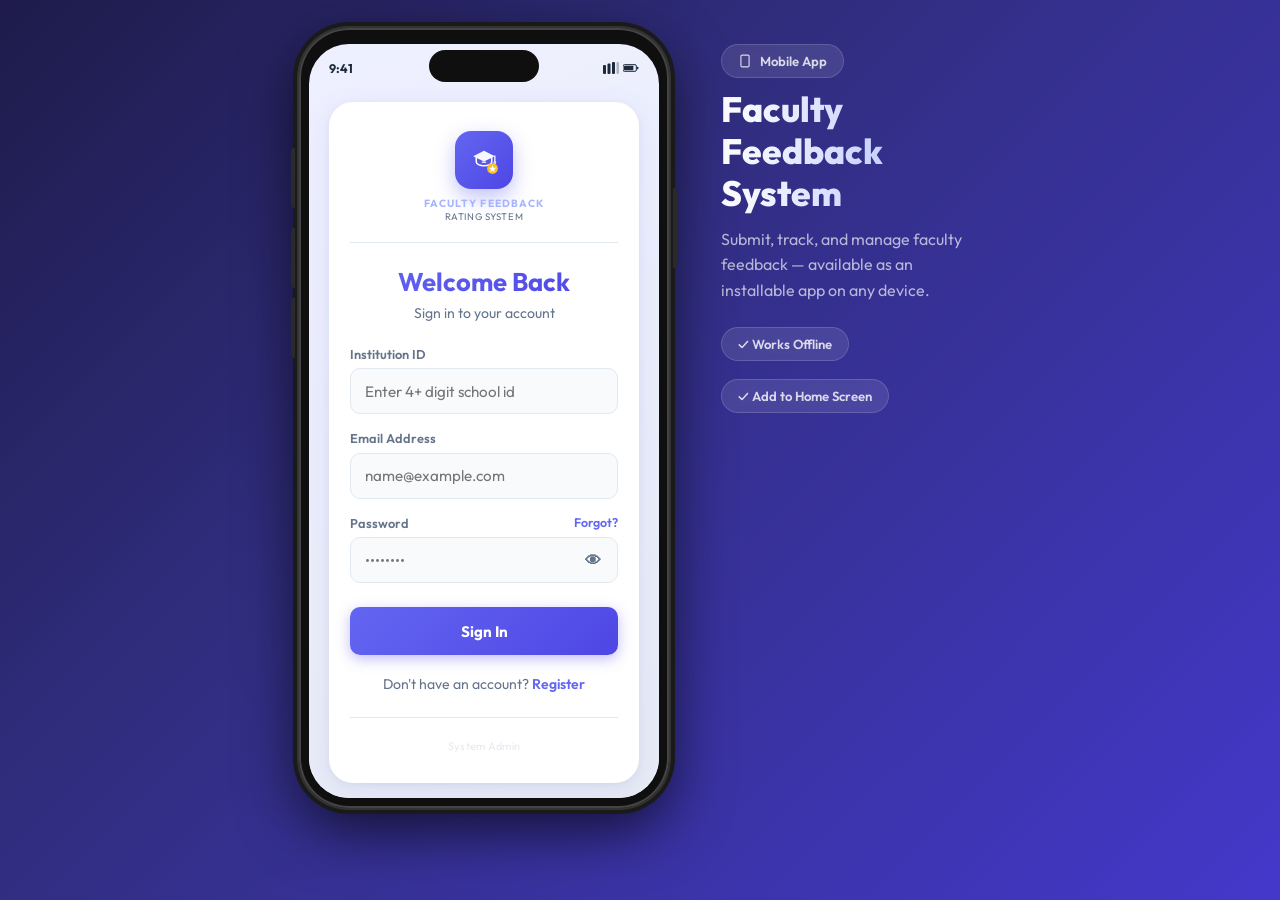
<file: frontend/feedback.html>
<!DOCTYPE html>
<html lang="en">

<head>
    <meta charset="UTF-8">
    <meta name="viewport" content="width=device-width, initial-scale=1.0, viewport-fit=cover">
    <meta name="apple-mobile-web-app-capable" content="yes">
    <meta name="apple-mobile-web-app-status-bar-style" content="black-translucent">
    <meta name="theme-color" content="#6366f1">
    <title>Submit Feedback - Feedback System</title>
    <link href="https://fonts.googleapis.com/css2?family=Outfit:wght@400;600;700;800&display=swap" rel="stylesheet">
    <link rel="stylesheet" href="css/style.css">
    <script src="js/theme.js"></script>
    <!-- PWA -->
    <link rel="manifest" href="manifest.json">
    <link rel="apple-touch-icon" href="icons/icon-192.png">
    <script src="js/theme.js"></script>
    <style>
        /* Feedback-specific page layout */
        body {
            min-height: 100vh;
            background: var(--bg-body-gradient);
        }

        /* On mobile the phone-shell becomes full-screen via global CSS,
           so the feedback-page just needs to scroll nicely inside app-scroll */
        @media screen and (max-width: 520px) {
            body {
                background: var(--phone-screen-bg) !important;
            }
        }

        .feedback-page {
            max-width: 600px;
            margin: 0 auto;
            padding: 20px 16px;
            padding-bottom: calc(80px + env(safe-area-inset-bottom));
        }

        /* Top bar */
        .top-bar {
            display: flex;
            align-items: center;
            justify-content: space-between;
            margin-bottom: 20px;
        }

        .top-bar-logo {
            display: flex;
            align-items: center;
            gap: 10px;
        }

        .top-bar-logo .app-logo-icon {
            width: 40px;
            height: 40px;
            border-radius: 12px;
        }

        .top-bar-title {
            font-size: 1rem;
            font-weight: 700;
            color: var(--text-main);
            line-height: 1.2;
        }

        .top-bar-sub {
            font-size: 0.68rem;
            color: var(--text-muted);
            text-transform: uppercase;
            letter-spacing: 0.06em;
        }

        /* Section card */
        .section-card {
            background: var(--card-bg);
            border-radius: 1.25rem;
            padding: 1.5rem;
            margin-bottom: 16px;
            box-shadow: var(--shadow);
            border: 1px solid var(--border);
        }

        .section-label {
            font-size: 0.75rem;
            font-weight: 700;
            color: var(--primary);
            text-transform: uppercase;
            letter-spacing: 0.08em;
            margin-bottom: 1rem;
            display: flex;
            align-items: center;
            gap: 6px;
        }

        .section-label::after {
            content: '';
            flex: 1;
            height: 1px;
            background: var(--border);
        }

        /* Star rating */
        .star-group {
            display: flex;
            flex-direction: column;
            gap: 6px;
        }

        .star-rating-row {
            display: flex;
            gap: 8px;
            flex-direction: row-reverse;
            justify-content: flex-end;
        }

        .star-rating-row input {
            display: none;
        }

        .star-rating-row label {
            font-size: 2.2rem;
            color: #d1d5db;
            cursor: pointer;
            transition: color 0.15s, transform 0.15s;
            margin-bottom: 0;
            min-height: unset;
            line-height: 1;
            padding: 4px;
        }

        .star-rating-row label:hover,
        .star-rating-row label:hover~label,
        .star-rating-row input:checked~label {
            color: #f59e0b;
        }

        .star-rating-row label:active {
            transform: scale(1.3);
        }

        .star-hint {
            font-size: 0.8rem;
            color: var(--text-muted);
            min-height: 20px;
            transition: color 0.2s;
        }

        /* Response card */
        .response-card {
            background: var(--bg-main);
            padding: 1rem 1.25rem;
            border-radius: 12px;
            border: 1px solid var(--border);
            margin-bottom: 12px;
        }

        .response-card-header {
            display: flex;
            justify-content: space-between;
            align-items: center;
            margin-bottom: 8px;
        }

        .response-subject-badge {
            font-weight: 700;
            color: var(--primary);
            font-size: 0.85rem;
        }

        .response-date {
            font-size: 0.72rem;
            color: #94a3b8;
        }

        .response-comment {
            font-size: 0.85rem;
            color: #475569;
            margin-bottom: 8px;
            font-style: italic;
        }

        .admin-reply {
            background: var(--card-bg);
            padding: 10px 12px;
            border-radius: 8px;
            border-left: 3px solid var(--primary);
            margin-top: 8px;
        }

        .admin-reply-label {
            font-size: 0.68rem;
            font-weight: 800;
            color: var(--text-main);
            text-transform: uppercase;
            letter-spacing: 0.06em;
            margin-bottom: 4px;
        }

        .admin-reply-text {
            font-size: 0.82rem;
            color: var(--text-main);
        }

        .awaiting-text {
            font-size: 0.75rem;
            color: #94a3b8;
            font-style: italic;
        }

        /* History toggle button */
        #toggleResponses {
            background: var(--border);
            color: var(--text-main);
            display: flex;
            align-items: center;
            justify-content: space-between;
            padding: 1rem 1.25rem;
            border-radius: 12px;
            border: none;
            font-weight: 600;
            font-size: 0.95rem;
            box-shadow: none;
        }

        #toggleResponses:hover {
            background: #dde3ec;
            transform: none;
            box-shadow: none;
        }

        /* Logout button style */
        .logout-link-btn {
            background: transparent;
            color: var(--text-muted);
            border: 1px solid var(--border);
            box-shadow: none;
            font-weight: 600;
            font-size: 0.9rem;
            margin-top: 0;
        }

        .logout-link-btn:hover {
            background: #fef2f2;
            color: #ef4444;
            border-color: #fca5a5;
            transform: none;
            box-shadow: none;
        }
    </style>
</head>

<body>
    <div class="phone-shell">
        <div class="phone-notch"></div>
        <div class="phone-screen">
            <div class="status-bar">
                <span class="status-time">9:41</span>
                <div class="status-icons">
                    <svg width="16" height="12" viewBox="0 0 16 12" fill="currentColor">
                        <rect x="0" y="3" width="3" height="9" rx="1" />
                        <rect x="4.5" y="1.5" width="3" height="10.5" rx="1" />
                        <rect x="9" y="0" width="3" height="12" rx="1" />
                    </svg>
                    <svg width="16" height="12" viewBox="0 0 24 12" fill="currentColor">
                        <rect x="0" y="1" width="20" height="10" rx="2" stroke="currentColor" stroke-width="1.5"
                            fill="none" />
                        <rect x="1.5" y="2.5" width="14" height="7" rx="1" />
                        <rect x="21" y="4" width="2" height="4" rx="1" />
                    </svg>
                </div>
            </div>
            <div class="app-scroll">
                <div class="feedback-page">

                    <!-- Top Bar -->
                    <div class="top-bar">
                        <div class="top-bar-logo">
                            <div class="app-logo-icon">
                                <svg width="22" height="22" viewBox="0 0 44 44" fill="none">
                                    <polygon points="22,10 36,17 22,24 8,17" fill="white" opacity="0.95" />
                                    <path d="M12 18.5v6c0 2.5 4.5 5 10 5s10-2.5 10-5v-6" stroke="white" stroke-width="2"
                                        fill="none" stroke-linecap="round" />
                                    <circle cx="33" cy="33" r="7" fill="#fbbf24" />
                                    <path d="M33 28.5l1.2 3.6h3.8l-3 2.2 1.1 3.4-3.1-2.2-3.1 2.2 1.1-3.4-3-2.2h3.8z"
                                        fill="white" />
                                </svg>
                            </div>
                            <div>
                                <div class="top-bar-title">Feedback Form</div>
                                <div class="top-bar-sub">Faculty Feedback System</div>
                            </div>
                        </div>
                        <button onclick="document.getElementById('logoutBtn').click()" style="background:transparent;color:var(--text-muted);border:1px solid var(--border);
                       width:auto;padding:6px 14px;font-size:0.8rem;min-height:unset;box-shadow:none;font-weight:600;">
                            Sign Out
                        </button>
                    </div>

                    <!-- Student Details Card -->
                    <div class="section-card">
                        <div class="section-label">👤 Student Details</div>
                        <form id="feedbackForm">
                            <div class="form-group">
                                <label for="studentName">Full Name</label>
                                <input type="text" id="studentName" required placeholder="John Doe" autocomplete="name">
                            </div>
                            <div class="feedback-grid-2">
                                <div class="form-group">
                                    <label for="rollNo">Student ID <span
                                            style="font-size:0.72rem;color:var(--text-muted);">(max 5
                                            digits)</span></label>
                                    <input type="number" id="rollNo" required placeholder="e.g. 12345" min="1"
                                        max="99999" oninput="if(this.value.length>5) this.value=this.value.slice(0,5);"
                                        inputmode="numeric">
                                </div>
                                <div class="form-group">
                                    <label for="phoneNumber">Phone Number</label>
                                    <input type="tel" id="phoneNumber" required placeholder="+1 234 567 890"
                                        autocomplete="tel">
                                </div>
                            </div>

                            <!-- Course Details Card -->
                            <div class="section-label" style="margin-top:1rem;">📚 Course Details</div>
                            <div class="feedback-grid-2">
                                <div class="form-group">
                                    <label for="subject">Subject</label>
                                    <select id="subject" required>
                                        <option value="">Select Subject</option>
                                    </select>
                                </div>
                                <div class="form-group">
                                    <label for="teacher">Faculty</label>
                                    <select id="teacher" required>
                                        <option value="">Select Faculty</option>
                                    </select>
                                </div>
                            </div>

                            <!-- Rating & Comment -->
                            <div class="section-label" style="margin-top:1rem;">⭐ Rating & Comments</div>
                            <div class="form-group star-group">
                                <label>Rating (tap a star)</label>
                                <div class="star-rating-row" id="starRow">
                                    <input type="radio" name="rating" id="s5" value="5">
                                    <label for="s5" title="5 - Excellent">★</label>
                                    <input type="radio" name="rating" id="s4" value="4">
                                    <label for="s4" title="4 - Very Good">★</label>
                                    <input type="radio" name="rating" id="s3" value="3" checked>
                                    <label for="s3" title="3 - Good">★</label>
                                    <input type="radio" name="rating" id="s2" value="2">
                                    <label for="s2" title="2 - Fair">★</label>
                                    <input type="radio" name="rating" id="s1" value="1">
                                    <label for="s1" title="1 - Poor">★</label>
                                </div>
                                <div class="star-hint" id="starHint">3 — Good</div>
                            </div>

                            <div class="form-group">
                                <label for="comments">Comments</label>
                                <textarea id="comments" rows="4"
                                    placeholder="Share your thoughts about this faculty and subject..."></textarea>
                            </div>

                            <button type="submit" id="submitBtn">✓ Submit Feedback</button>
                        </form>
                    </div>

                    <div id="statusMsg" class="hidden"
                        style="margin-bottom: 16px; text-align: center; padding: 1rem; border-radius: 0.75rem; font-size: 0.9rem; font-weight: 600;">
                    </div>

                    <!-- Previous Responses -->
                    <div id="responsesContainer">
                        <button id="toggleResponses">
                            <span>📋 My Previous Feedback</span>
                            <span id="toggleIcon">▼</span>
                        </button>
                        <div id="responsesSection" class="hidden" style="margin-top: 12px;">
                            <div id="responseList" style="display: flex; flex-direction: column; gap: 10px;">
                                <p
                                    style="text-align: center; color: var(--text-muted); font-size: 0.9rem; padding: 20px 0;">
                                    No
                                    responses yet.</p>
                            </div>
                        </div>
                    </div>

                    <button id="logoutBtn" class="logout-link-btn" style="margin-top: 16px;">Logout</button>
                </div>

                <!-- Bottom Navigation -->
                <nav class="bottom-nav">
                    <a href="#" class="bottom-nav-item active" id="navFeedback">
                        <svg viewBox="0 0 24 24" fill="none" stroke="currentColor" stroke-width="2">
                            <path d="M11 4H4a2 2 0 0 0-2 2v14a2 2 0 0 0 2 2h14a2 2 0 0 0 2-2v-7"></path>
                            <path d="M18.5 2.5a2.121 2.121 0 0 1 3 3L12 15l-4 1 1-4 9.5-9.5z"></path>
                        </svg>
                        <span>Feedback</span>
                    </a>
                    <a href="#" class="bottom-nav-item" id="navHistory">
                        <svg viewBox="0 0 24 24" fill="none" stroke="currentColor" stroke-width="2">
                            <path d="M12 8v4l3 3m6-3a9 9 0 11-18 0 9 9 0 0118 0z"></path>
                        </svg>
                        <span>History</span>
                    </a>
                    <a href="#" class="bottom-nav-item" id="navLogout">
                        <svg viewBox="0 0 24 24" fill="none" stroke="currentColor" stroke-width="2">
                            <path d="M9 21H5a2 2 0 0 1-2-2V5a2 2 0 0 1 2-2h4M16 17l5-5-5-5M21 12H9"></path>
                        </svg>
                        <span>Exit</span>
                    </a>
                </nav>

                <script src="js/theme.js"></script>
                <script src="js/api.js"></script>
                <script src="js/ui.js"></script>
                <script>
                    // Service Worker
                    if ('serviceWorker' in navigator) {
                        window.addEventListener('load', () => {
                            navigator.serviceWorker.register('sw.js')
                                .then(() => console.log('SW registered'))
                                .catch(err => console.log('SW failed', err));
                        });
                    }

                    // Auth check
                    const user = JSON.parse(localStorage.getItem('user'));
                    if (!user || user.role !== 'student') window.location.href = 'index.html';

                    // Pre-fill student info
                    if (user) {
                        if (user.full_name) document.getElementById('studentName').value = user.full_name;
                        if (user.student_id) document.getElementById('rollNo').value = user.student_id;
                        if (user.phone_number) document.getElementById('phoneNumber').value = user.phone_number;
                    }

                    // Load Faculties and Subjects
                    async function loadOptions() {
                        const facultiesResult = await API.getFaculties();
                        const subjectsResult = await API.getSubjects();

                        if (facultiesResult.status === 'success') {
                            const select = document.getElementById('teacher');
                            facultiesResult.data.forEach(f => {
                                const opt = document.createElement('option');
                                opt.value = f.name;
                                opt.textContent = f.name;
                                select.appendChild(opt);
                            });
                        }

                        if (subjectsResult.status === 'success') {
                            const select = document.getElementById('subject');
                            subjectsResult.data.forEach(s => {
                                const opt = document.createElement('option');
                                opt.value = s.name;
                                opt.textContent = s.name;
                                select.appendChild(opt);
                            });
                        }
                    }
                    loadOptions();

                    // Star rating hint
                    const starLabels = ['', 'Poor', 'Fair', 'Good', 'Very Good', 'Excellent'];
                    document.querySelectorAll('input[name="rating"]').forEach(input => {
                        input.addEventListener('change', () => {
                            const val = parseInt(input.value);
                            const hint = document.getElementById('starHint');
                            hint.textContent = `${val} — ${starLabels[val]}`;
                            hint.style.color = val <= 2 ? '#ef4444' : val === 3 ? '#f59e0b' : '#10b981';
                            // Haptic
                            if (navigator.vibrate) navigator.vibrate(30);
                        });
                    });

                    // Toggle history
                    const toggleBtn = document.getElementById('toggleResponses');
                    const responsesSection = document.getElementById('responsesSection');
                    const toggleIcon = document.getElementById('toggleIcon');

                    toggleBtn.addEventListener('click', () => {
                        const isHidden = responsesSection.classList.toggle('hidden');
                        toggleIcon.innerText = isHidden ? '▼' : '▲';
                        if (!isHidden) loadMyResponses();
                    });

                    // Load existing feedbacks
                    async function loadMyResponses() {
                        const result = await API.getStats();
                        if (result.status === 'success') {
                            const myFeedback = result.data.feedback.filter(f => f.student_id === user.id);
                            const container = document.getElementById('responseList');

                            if (myFeedback.length === 0) {
                                container.innerHTML = '<p style="text-align: center; color: var(--text-muted); font-size: 0.9rem; padding: 20px 0;">You haven\'t submitted any feedback yet.</p>';
                                return;
                            }

                            const stars = n => '★'.repeat(n) + '☆'.repeat(5 - n);
                            container.innerHTML = myFeedback.map(f => `
                    <div class="response-card">
                        <div class="response-card-header">
                            <span class="response-subject-badge">${f.subject} · ${f.teacher || ''}</span>
                            <span class="response-date">${new Date(f.created_at).toLocaleDateString()}</span>
                        </div>
                        <div style="color:#f59e0b;font-size:0.9rem;margin-bottom:6px;">${stars(f.rating || 0)}</div>
                        <p class="response-comment">"${f.comments || 'No comment'}"</p>
                        ${f.admin_response ? `
                            <div class="admin-reply">
                                <div class="admin-reply-label">Faculty Response</div>
                                <div class="admin-reply-text">${f.admin_response}</div>
                            </div>
                        ` : `<div class="awaiting-text">⏳ Awaiting faculty response...</div>`}
                    </div>
                `).join('');
                        }
                    }

                    // Bottom nav
                    document.getElementById('navFeedback').addEventListener('click', (e) => {
                        e.preventDefault();
                        if (navigator.vibrate) navigator.vibrate(15);
                        window.scrollTo({ top: 0, behavior: 'smooth' });
                        setNavActive('navFeedback');
                    });

                    document.getElementById('navHistory').addEventListener('click', (e) => {
                        e.preventDefault();
                        if (navigator.vibrate) navigator.vibrate(15);
                        document.getElementById('responsesContainer').scrollIntoView({ behavior: 'smooth' });
                        if (responsesSection.classList.contains('hidden')) toggleBtn.click();
                        setNavActive('navHistory');
                    });

                    document.getElementById('navLogout').addEventListener('click', (e) => {
                        e.preventDefault();
                        if (navigator.vibrate) navigator.vibrate([10, 30, 10]);
                        document.getElementById('logoutBtn').click();
                    });

                    function setNavActive(id) {
                        document.querySelectorAll('.bottom-nav-item').forEach(i => i.classList.remove('active'));
                        document.getElementById(id).classList.add('active');
                    }

                    // Form submit
                    document.getElementById('feedbackForm').addEventListener('submit', async (e) => {
                        e.preventDefault();
                        const btn = document.getElementById('submitBtn');
                        const statusMsg = document.getElementById('statusMsg');

                        btn.disabled = true;
                        btn.innerText = 'Submitting...';
                        statusMsg.classList.add('hidden');

                        const ratingInput = document.querySelector('input[name="rating"]:checked');
                        const feedbackData = {
                            student_id: user.id,
                            student_name: document.getElementById('studentName').value,
                            roll_no: document.getElementById('rollNo').value,
                            phone_number: document.getElementById('phoneNumber').value,
                            subject: document.getElementById('subject').value,
                            teacher: document.getElementById('teacher').value,
                            rating: ratingInput ? parseInt(ratingInput.value) : 3,
                            comments: document.getElementById('comments').value
                        };

                        const result = await API.submitFeedback(feedbackData);

                        if (result.status === 'success') {
                            statusMsg.innerText = '✨ Feedback submitted successfully!';
                            statusMsg.style.color = '#10b981';
                            statusMsg.style.background = '#ecfdf5';
                            statusMsg.classList.remove('hidden');
                            document.getElementById('feedbackForm').reset();
                            if (navigator.vibrate) navigator.vibrate([50, 30, 50]);
                            loadMyResponses();
                        } else {
                            statusMsg.innerText = '❌ Error: ' + result.message;
                            statusMsg.style.color = '#ef4444';
                            statusMsg.style.background = '#fef2f2';
                            statusMsg.classList.remove('hidden');
                        }

                        btn.disabled = false;
                        btn.innerText = '✓ Submit Feedback';
                    });

                    document.getElementById('logoutBtn').addEventListener('click', () => {
                        localStorage.removeItem('user');
                        window.location.href = 'index.html';
                    });

                    // Init
                    loadMyResponses();
                </script>
            </div><!-- /app-scroll -->
        </div><!-- /phone-screen -->
    </div><!-- /phone-shell -->

    <div class="phone-label">
        <div class="phone-label-badge">📱 Mobile App</div>
        <h2>Submit<br>Feedback</h2>
        <p>Rate your faculty, leave comments, and track your submission history in one place.</p>
    </div>
</body>

</html>
</file>
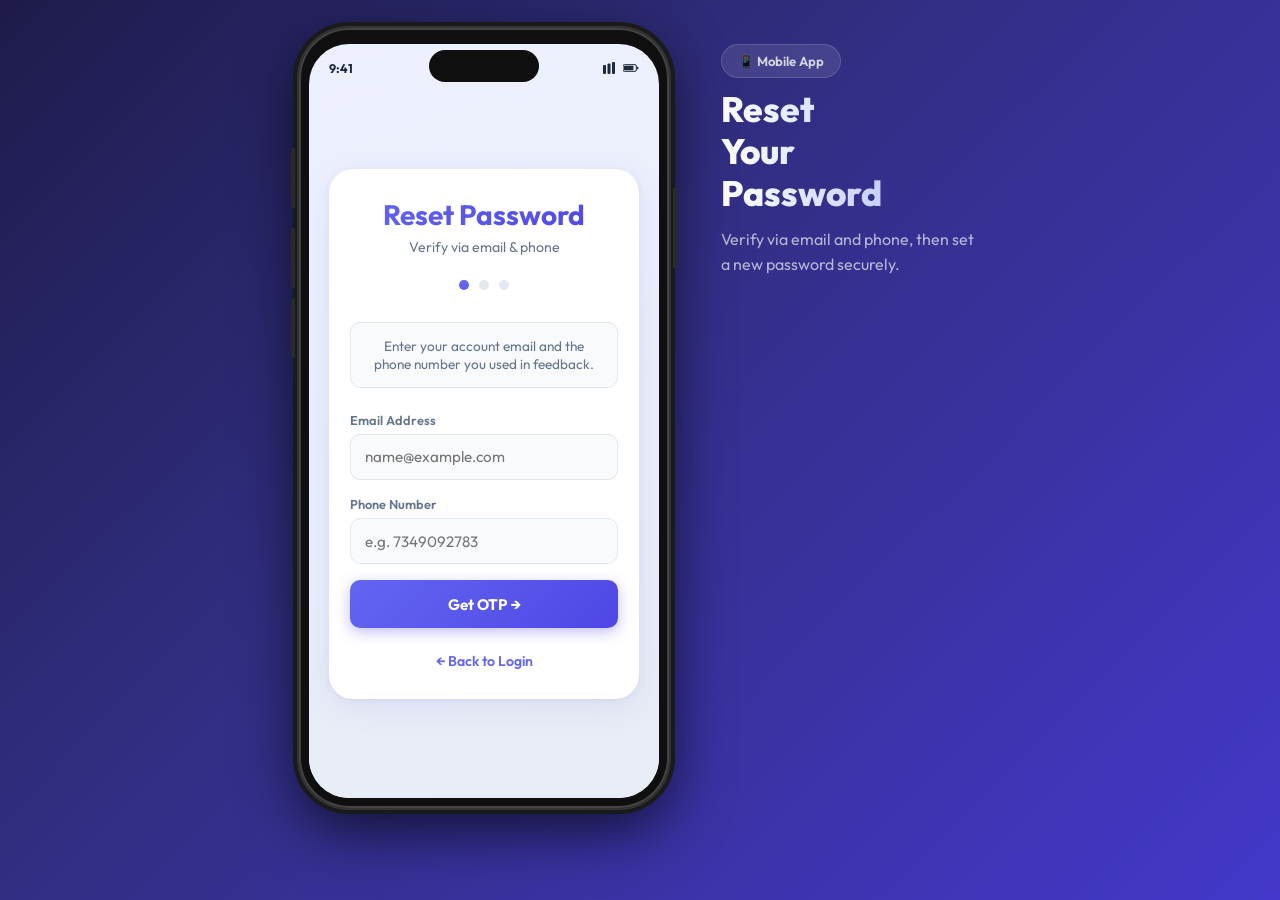
<file: frontend/forgot.html>
<!DOCTYPE html>
<html lang="en">

<head>
    <meta charset="UTF-8">
    <meta name="viewport" content="width=device-width, initial-scale=1.0, viewport-fit=cover">
    <meta name="apple-mobile-web-app-capable" content="yes">
    <meta name="apple-mobile-web-app-status-bar-style" content="black-translucent">
    <meta name="theme-color" content="#6366f1">
    <title>Reset Password - Feedback System</title>
    <link href="https://fonts.googleapis.com/css2?family=Outfit:wght@400;600;700&display=swap" rel="stylesheet">
    <link rel="stylesheet" href="css/style.css">
    <link rel="manifest" href="manifest.json">
    <link rel="apple-touch-icon" href="icons/icon-192.png">
    <script src="js/theme.js"></script>
    <style>
        .step {
            display: none;
        }

        .step.active {
            display: block;
        }

        .otp-display {
            text-align: center;
            font-size: 2.4rem;
            font-weight: 800;
            letter-spacing: 14px;
            color: var(--primary);
            background: rgba(99, 102, 241, 0.1);
            border: 1px solid rgba(99, 102, 241, 0.2);
            border-radius: 12px;
            padding: 22px;
            margin: 16px 0;
        }

        .info-box {
            background: var(--bg-main);
            border: 1px solid var(--border);
            border-radius: 10px;
            padding: 14px;
            font-size: 0.85rem;
            color: var(--text-muted);
            margin-bottom: 24px;
            text-align: center;
        }

        .progress-dots {
            display: flex;
            justify-content: center;
            gap: 10px;
            margin-bottom: 2rem;
        }

        .dot {
            width: 10px;
            height: 10px;
            border-radius: 50%;
            background: var(--border);
            transition: background 0.3s;
        }

        .dot.active {
            background: #6366f1;
        }
    </style>
</head>

<body>
    <div class="phone-shell">
        <div class="phone-notch"></div>
        <div class="phone-screen">
            <div class="status-bar">
                <span class="status-time">9:41</span>
                <div class="status-icons">
                    <svg width="16" height="12" viewBox="0 0 16 12" fill="currentColor">
                        <rect x="0" y="3" width="3" height="9" rx="1" />
                        <rect x="4.5" y="1.5" width="3" height="10.5" rx="1" />
                        <rect x="9" y="0" width="3" height="12" rx="1" />
                    </svg>
                    <svg width="16" height="12" viewBox="0 0 24 12" fill="currentColor">
                        <rect x="0" y="1" width="20" height="10" rx="2" stroke="currentColor" stroke-width="1.5"
                            fill="none" />
                        <rect x="1.5" y="2.5" width="14" height="7" rx="1" />
                        <rect x="21" y="4" width="2" height="4" rx="1" />
                    </svg>
                </div>
            </div>
            <div class="app-scroll">
                <div class="app-inner">
                    <div class="container">
                        <h1 style="font-size: 1.75rem;">Reset Password</h1>
                        <p class="subtitle">Verify via email & phone</p>

                        <div class="progress-dots">
                            <div class="dot active" id="dot1"></div>
                            <div class="dot" id="dot2"></div>
                            <div class="dot" id="dot3"></div>
                        </div>

                        <!-- Step 1: Email + Phone -->
                        <div class="step active" id="step1">
                            <p class="info-box">Enter your account email and the phone number you used in feedback.</p>
                            <form id="phoneForm">
                                <div class="form-group">
                                    <label for="emailInput">Email Address</label>
                                    <input type="email" id="emailInput" required placeholder="name@example.com">
                                </div>
                                <div class="form-group">
                                    <label for="phone">Phone Number</label>
                                    <input type="tel" id="phone" required placeholder="e.g. 7349092783">
                                </div>
                                <button type="submit" id="sendOtpBtn">Get OTP →</button>
                            </form>
                        </div>

                        <!-- Step 2: OTP Verification -->
                        <div class="step" id="step2">
                            <p class="info-box">Your one-time code is shown below. In a live system this would arrive
                                via SMS.</p>
                            <div class="otp-display" id="otpDisplay">——</div>
                            <form id="otpForm">
                                <div class="form-group">
                                    <label for="otpInput">Enter the 6-digit OTP above</label>
                                    <input type="number" id="otpInput" required placeholder="e.g. 483920"
                                        oninput="if(this.value.length > 6) this.value = this.value.slice(0,6);">
                                </div>
                                <button type="submit" id="verifyOtpBtn">Verify OTP →</button>
                            </form>
                        </div>

                        <!-- Step 3: New Password -->
                        <div class="step" id="step3">
                            <p class="info-box">✅ OTP verified! Set your new password below.</p>
                            <form id="resetForm">
                                <div class="form-group">
                                    <label for="newPassword">New Password</label>
                                    <input type="password" id="newPassword" required placeholder="Min. 6 characters">
                                </div>
                                <div class="form-group">
                                    <label for="confirmPassword">Confirm Password</label>
                                    <input type="password" id="confirmPassword" required
                                        placeholder="Re-enter password">
                                </div>
                                <button type="submit" id="resetBtn">Reset Password</button>
                            </form>
                        </div>

                        <div class="auth-links" style="margin-top: 1.5rem;">
                            <a href="index.html">← Back to Login</a>
                        </div>

                        <div id="msg" class="hidden"
                            style="margin-top: 1rem; text-align: center; padding: 0.75rem; border-radius: 0.75rem; font-size: 0.9rem; font-weight: 500;">
                        </div>
                    </div>

                    <script>
                        const API_URL = 'http://localhost:5000/api';
                        let generatedOtp = null;
                        let verifiedEmail = null;

                        function showMsg(text, isError = false) {
                            const msg = document.getElementById('msg');
                            msg.innerText = text;
                            msg.style.color = isError ? '#ef4444' : '#f59e0b';
                            msg.style.background = isError ? '#fef2f2' : '#fffbeb';
                            msg.classList.remove('hidden');
                        }

                        function setStep(n) {
                            document.querySelectorAll('.step').forEach(s => s.classList.remove('active'));
                            document.getElementById('step' + n).classList.add('active');
                            document.querySelectorAll('.dot').forEach((d, i) => {
                                d.classList.toggle('active', i < n);
                            });
                            document.getElementById('msg').classList.add('hidden');
                        }

                        // Step 1: Verify email + phone, generate OTP
                        document.getElementById('phoneForm').addEventListener('submit', async (e) => {
                            e.preventDefault();
                            const email = document.getElementById('emailInput').value.trim();
                            const phone = document.getElementById('phone').value.trim();
                            const btn = document.getElementById('sendOtpBtn');
                            btn.disabled = true;
                            btn.innerText = 'Verifying...';

                            try {
                                const res = await fetch(`${API_URL}/forgot-password-phone`, {
                                    method: 'POST',
                                    headers: { 'Content-Type': 'application/json' },
                                    body: JSON.stringify({ email, phone })
                                });
                                const result = await res.json();
                                if (result.status === 'success') {
                                    generatedOtp = result.otp;
                                    verifiedEmail = email;
                                    document.getElementById('otpDisplay').innerText = result.otp;
                                    setStep(2);
                                } else {
                                    showMsg('❌ ' + result.message, true);
                                }
                            } catch (err) {
                                // Demo fallback when backend offline
                                const demoOtp = Math.floor(100000 + Math.random() * 900000);
                                generatedOtp = demoOtp;
                                verifiedEmail = email;
                                document.getElementById('otpDisplay').innerText = demoOtp;
                                setStep(2);
                                showMsg('⚠️ Demo mode: backend offline. Use the code above.', false);
                            }

                            btn.disabled = false;
                            btn.innerText = 'Get OTP →';
                        });

                        // Step 2: Verify the OTP
                        document.getElementById('otpForm').addEventListener('submit', (e) => {
                            e.preventDefault();
                            const entered = document.getElementById('otpInput').value.trim();
                            if (entered === String(generatedOtp)) {
                                setStep(3);
                            } else {
                                showMsg('❌ Incorrect OTP. Please try again.', true);
                            }
                        });

                        // Step 3: Reset password — update by EMAIL directly
                        document.getElementById('resetForm').addEventListener('submit', async (e) => {
                            e.preventDefault();
                            const newPass = document.getElementById('newPassword').value;
                            const confirmPass = document.getElementById('confirmPassword').value;

                            if (newPass !== confirmPass) {
                                showMsg('❌ Passwords do not match.', true);
                                return;
                            }
                            if (newPass.length < 6) {
                                showMsg('❌ Password must be at least 6 characters.', true);
                                return;
                            }

                            const btn = document.getElementById('resetBtn');
                            btn.disabled = true;
                            btn.innerText = 'Saving...';

                            try {
                                const res = await fetch(`${API_URL}/reset-password-phone`, {
                                    method: 'POST',
                                    headers: { 'Content-Type': 'application/json' },
                                    body: JSON.stringify({ email: verifiedEmail, new_password: newPass })
                                });
                                const result = await res.json();
                                if (result.status === 'success') {
                                    document.getElementById('msg').innerText = '✅ Password changed! Redirecting to login...';
                                    document.getElementById('msg').style.color = '#10b981';
                                    document.getElementById('msg').style.background = '#ecfdf5';
                                    document.getElementById('msg').classList.remove('hidden');
                                    setTimeout(() => window.location.href = 'index.html', 2000);
                                } else {
                                    showMsg('❌ ' + result.message, true);
                                    btn.disabled = false;
                                    btn.innerText = 'Reset Password';
                                }
                            } catch {
                                showMsg('❌ Cannot connect to server.', true);
                                btn.disabled = false;
                                btn.innerText = 'Reset Password';
                            }
                        });
                    </script>
                </div><!-- /app-inner -->
            </div><!-- /app-scroll -->
        </div><!-- /phone-screen -->
    </div><!-- /phone-shell -->

    <div class="phone-label">
        <div class="phone-label-badge">📱 Mobile App</div>
        <h2>Reset<br>Your<br>Password</h2>
        <p>Verify via email and phone, then set a new password securely.</p>
    </div>
</body>

</html>
</file>
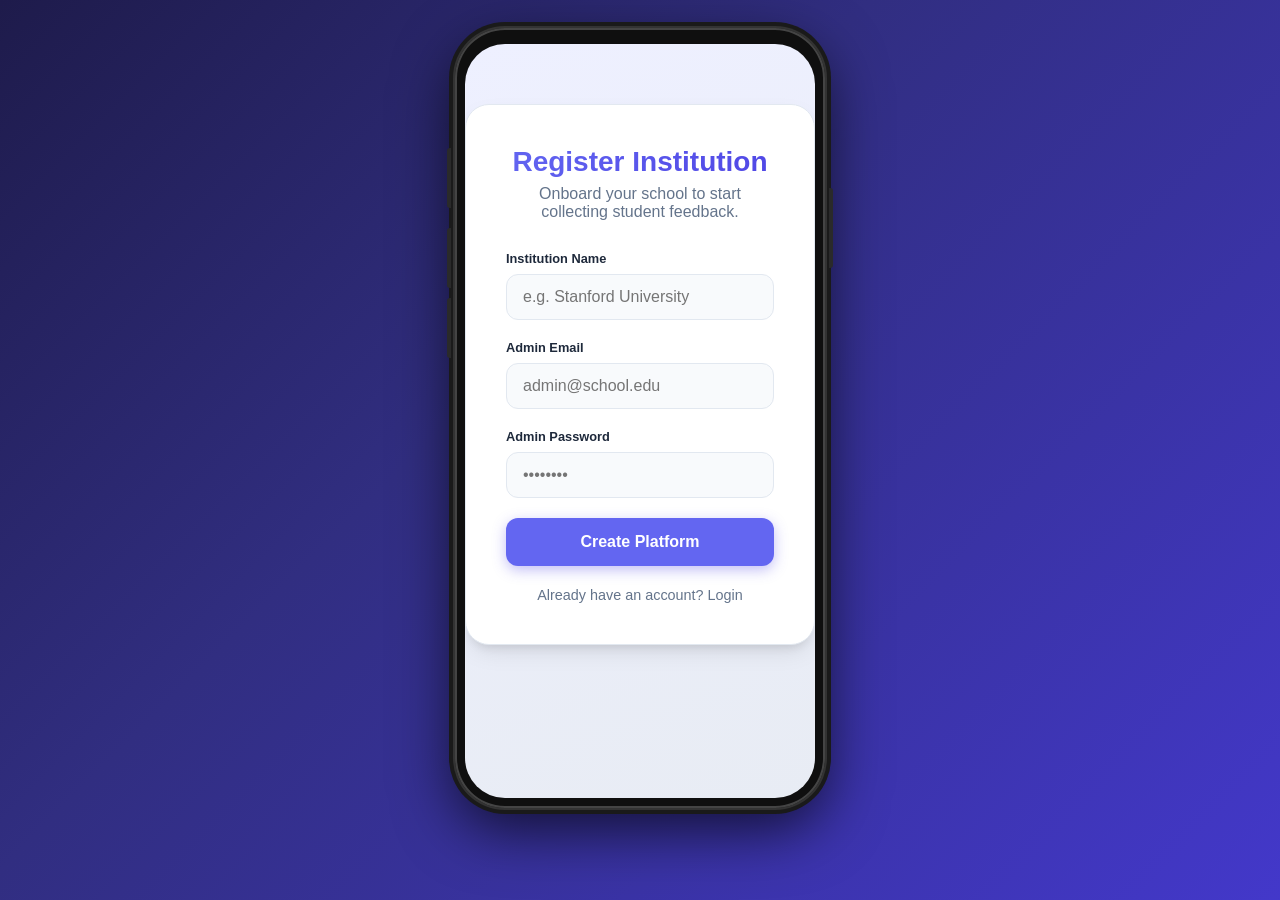
<file: frontend/institution-signup.html>
<!DOCTYPE html>
<html lang="en">

<head>
    <meta charset="UTF-8">
    <meta name="viewport" content="width=device-width, initial-scale=1.0">
    <title>Institution Sign Up - Faculty Feedback</title>
    <link rel="stylesheet" href="css/style.css">
    <script src="js/theme.js"></script>
    <style>
        .signup-container {
            max-width: 500px;
            margin: 60px auto;
            padding: 40px;
            background: var(--card-bg);
            border-radius: 24px;
            box-shadow: var(--shadow);
            border: 1px solid var(--border);
        }

        .form-group {
            margin-bottom: 20px;
        }

        label {
            display: block;
            margin-bottom: 8px;
            font-weight: 600;
            color: var(--text-main);
        }

        input {
            width: 100%;
            padding: 12px 16px;
            border: 1px solid var(--border);
            border-radius: 12px;
            font-size: 1rem;
            transition: border-color 0.2s;
            background: var(--bg-main);
            color: var(--text-main);
        }

        input:focus {
            border-color: #6366f1;
            outline: none;
        }

        button {
            width: 100%;
            padding: 14px;
            background: #6366f1;
            color: white;
            border: none;
            border-radius: 12px;
            font-size: 1rem;
            font-weight: 600;
            cursor: pointer;
            transition: background 0.2s;
        }

        button:hover {
            background: #4f46e5;
        }

        .back-link {
            text-align: center;
            margin-top: 20px;
        }

        .back-link a {
            color: #64748b;
            text-decoration: none;
            font-size: 0.9rem;
        }
    </style>
</head>

<body>
    <div class="phone-shell">
        <div class="phone-screen" style="background: var(--phone-screen-bg); display: block; overflow-y: auto;">
            <div class="signup-container">
                <div style="text-align: center; margin-bottom: 30px;">
                    <h1 style="font-size: 1.75rem; color: var(--text-main);">Register Institution</h1>
                    <p style="color: var(--text-muted);">Onboard your school to start collecting student feedback.</p>
                </div>

                <form id="instSignupForm">
                    <div class="form-group">
                        <label>Institution Name</label>
                        <input type="text" id="instName" placeholder="e.g. Stanford University" required>
                    </div>
                    <div class="form-group">
                        <label>Admin Email</label>
                        <input type="email" id="adminEmail" placeholder="admin@school.edu" required>
                    </div>
                    <div class="form-group">
                        <label>Admin Password</label>
                        <input type="password" id="adminPassword" placeholder="••••••••" required>
                    </div>

                    <button type="submit" id="submitBtn">Create Platform</button>
                </form>

                <div class="back-link">
                    <a href="index.html">Already have an account? Login</a>
                </div>
            </div>
        </div>
    </div>

    <script src="js/theme.js"></script>
    <script src="js/api.js"></script>
    <script>
        document.getElementById('instSignupForm').addEventListener('submit', async (e) => {
            e.preventDefault();
            const btn = document.getElementById('submitBtn');
            btn.innerText = 'Creating...';
            btn.disabled = true;

            const data = {
                name: document.getElementById('instName').value,
                admin_email: document.getElementById('adminEmail').value,
                admin_password: document.getElementById('adminPassword').value
            };

            const result = await API.registerInstitution(data);
            if (result.status === 'success') {
                const instId = result.institution.id;
                const msg = `Success!\n\nYour Institution ID is: ${instId}\n\nIMPORTANT: Use this ID to log in and share it with your students.\n\nRedirecting to login...`;
                alert(msg);
                window.location.href = 'index.html';
            } else {
                alert('Error: ' + result.message);
                btn.innerText = 'Create Platform';
                btn.disabled = false;
            }
        });
    </script>
</body>

</html>
</file>
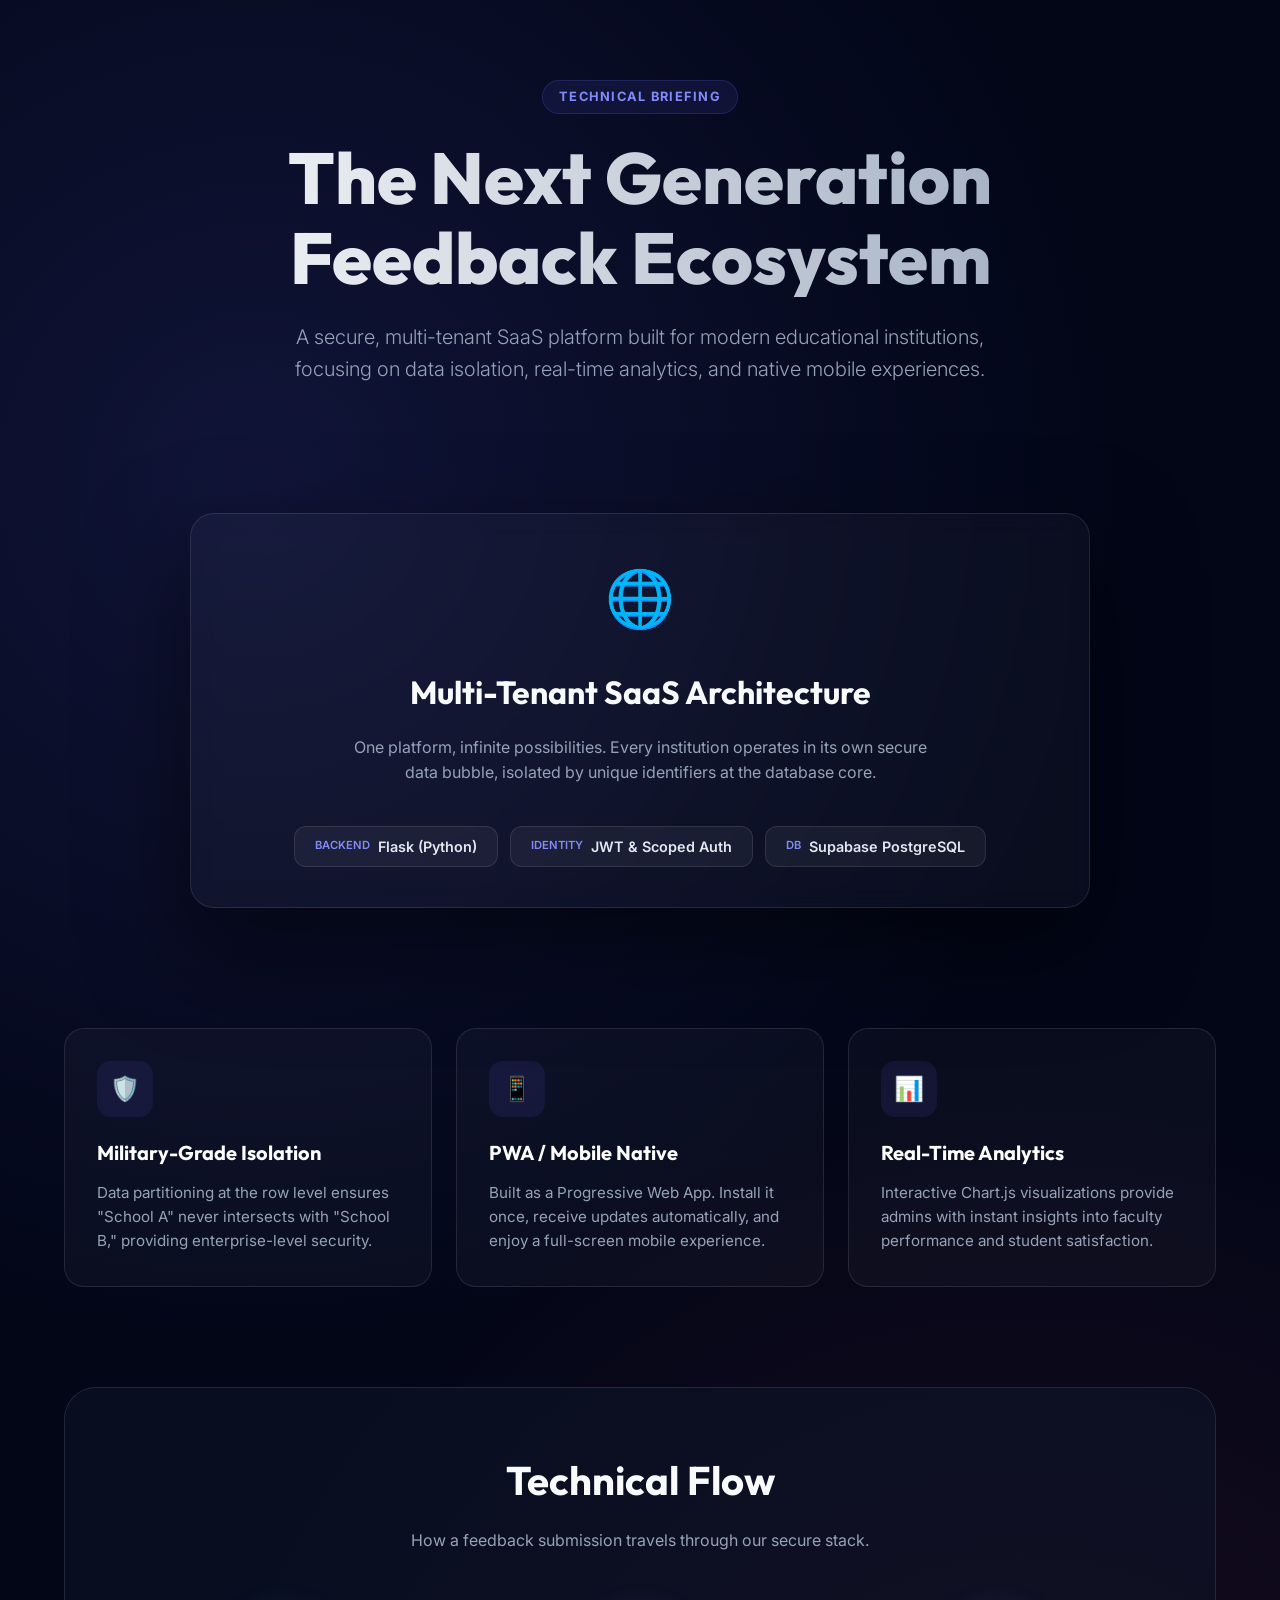
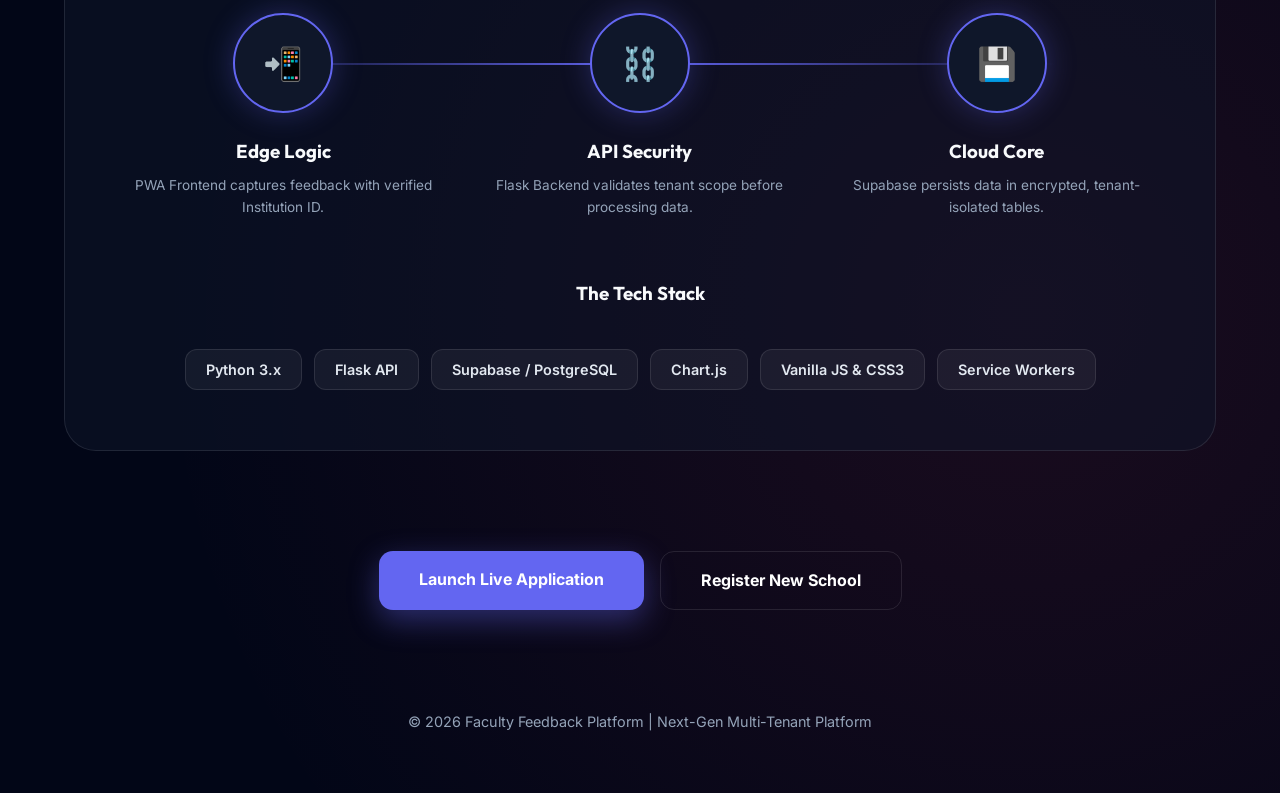
<file: frontend/presentation.html>
<!DOCTYPE html>
<html lang="en">

<head>
    <meta charset="UTF-8">
    <meta name="viewport" content="width=device-width, initial-scale=1.0">
    <title>Platform Architecture & System Design</title>
    <link
        href="https://fonts.googleapis.com/css2?family=Outfit:wght@300;400;600;700;800&family=Inter:wght@300;400;600&display=swap"
        rel="stylesheet">
    <style>
        :root {
            --primary: #6366f1;
            --primary-light: #818cf8;
            --secondary: #f43f5e;
            --dark: #0f172a;
            --darkER: #020617;
            --text-main: #f8fafc;
            --text-muted: #94a3b8;
            --glass: rgba(255, 255, 255, 0.03);
            --glass-border: rgba(255, 255, 255, 0.1);
        }

        * {
            margin: 0;
            padding: 0;
            box-sizing: border-box;
        }

        body {
            font-family: 'Inter', sans-serif;
            background-color: var(--darkER);
            color: var(--text-main);
            line-height: 1.6;
            overflow-x: hidden;
            background-image:
                radial-gradient(circle at 20% 20%, rgba(99, 102, 241, 0.15) 0%, transparent 40%),
                radial-gradient(circle at 80% 80%, rgba(244, 63, 94, 0.1) 0%, transparent 40%);
        }

        h1,
        h2,
        h3 {
            font-family: 'Outfit', sans-serif;
        }

        .container {
            max-width: 1200px;
            margin: 0 auto;
            padding: 0 24px;
        }

        /* Header Section */
        header {
            padding: 80px 0 40px;
            text-align: center;
            animation: fadeInDown 1s ease-out;
        }

        .badge {
            display: inline-block;
            padding: 6px 16px;
            background: rgba(99, 102, 241, 0.1);
            border: 1px solid rgba(99, 102, 241, 0.2);
            border-radius: 100px;
            font-size: 0.8rem;
            font-weight: 700;
            color: var(--primary-light);
            text-transform: uppercase;
            letter-spacing: 0.1em;
            margin-bottom: 24px;
        }

        h1 {
            font-size: clamp(2.5rem, 8vw, 4.5rem);
            font-weight: 800;
            line-height: 1.1;
            margin-bottom: 24px;
            background: linear-gradient(to right, #fff, #94a3b8);
            -webkit-background-clip: text;
            background-clip: text;
            -webkit-text-fill-color: transparent;
        }

        .subtitle {
            font-size: 1.25rem;
            color: var(--text-muted);
            max-width: 700px;
            margin: 0 auto 48px;
            font-weight: 300;
        }

        /* Hero Image/Mockup Area */
        .presentation-hero {
            position: relative;
            padding: 40px 0;
            display: flex;
            justify-content: center;
            perspective: 1000px;
        }

        .hero-card {
            background: var(--glass);
            backdrop-filter: blur(12px);
            border: 1px solid var(--glass-border);
            border-radius: 24px;
            padding: 40px;
            width: 100%;
            max-width: 900px;
            text-align: center;
            box-shadow: 0 40px 100px rgba(0, 0, 0, 0.5);
            animation: cardFloat 6s ease-in-out infinite;
        }

        /* Feature Grid */
        .features-grid {
            display: grid;
            grid-template-columns: repeat(auto-fit, minmax(300px, 1fr));
            gap: 24px;
            margin: 80px 0;
        }

        .feature-box {
            background: var(--glass);
            border: 1px solid var(--glass-border);
            padding: 32px;
            border-radius: 20px;
            transition: all 0.3s ease;
            position: relative;
            overflow: hidden;
        }

        .feature-box:hover {
            transform: translateY(-8px);
            background: rgba(255, 255, 255, 0.05);
            border-color: rgba(99, 102, 241, 0.3);
        }

        .feature-box::before {
            content: '';
            position: absolute;
            top: 0;
            left: 0;
            width: 100%;
            height: 4px;
            background: linear-gradient(to right, var(--primary), var(--secondary));
            opacity: 0;
            transition: 0.3s;
        }

        .feature-box:hover::before {
            opacity: 1;
        }

        .icon-circle {
            width: 56px;
            height: 56px;
            background: rgba(99, 102, 241, 0.1);
            border-radius: 14px;
            display: flex;
            align-items: center;
            justify-content: center;
            margin-bottom: 20px;
            font-size: 1.5rem;
        }

        .feature-box h3 {
            font-size: 1.25rem;
            margin-bottom: 12px;
            color: #fff;
        }

        .feature-box p {
            color: var(--text-muted);
            font-size: 0.95rem;
        }

        /* Architecture Section */
        .arch-section {
            background: rgba(15, 23, 42, 0.5);
            border-radius: 32px;
            padding: 60px;
            margin: 100px 0;
            border: 1px solid var(--glass-border);
        }

        .section-header {
            text-align: center;
            margin-bottom: 60px;
        }

        .section-header h2 {
            font-size: 2.5rem;
            margin-bottom: 16px;
        }

        .arch-diagram {
            display: grid;
            grid-template-columns: repeat(3, 1fr);
            gap: 40px;
            position: relative;
        }

        .arch-step {
            text-align: center;
            position: relative;
            z-index: 2;
        }

        .arch-circle {
            width: 100px;
            height: 100px;
            background: var(--dark);
            border: 2px solid var(--primary);
            border-radius: 50%;
            display: flex;
            align-items: center;
            justify-content: center;
            margin: 0 auto 24px;
            box-shadow: 0 0 30px rgba(99, 102, 241, 0.3);
            font-size: 2rem;
        }

        .arch-line {
            position: absolute;
            top: 50px;
            left: 100px;
            right: 100px;
            height: 2px;
            background: linear-gradient(to right, transparent, var(--primary), transparent);
            z-index: 1;
        }

        /* Tech Stack */
        .tech-chips {
            display: flex;
            flex-wrap: wrap;
            justify-content: center;
            gap: 12px;
            margin-top: 40px;
        }

        .tech-chip {
            padding: 8px 20px;
            background: rgba(255, 255, 255, 0.05);
            border: 1px solid var(--glass-border);
            border-radius: 12px;
            font-size: 0.9rem;
            font-weight: 600;
            color: #e2e8f0;
            display: flex;
            align-items: center;
            gap: 8px;
        }

        .tech-chip span {
            color: var(--primary-light);
            font-size: 0.7rem;
            text-transform: uppercase;
        }

        /* Buttons */
        .cta-group {
            display: flex;
            justify-content: center;
            gap: 16px;
            margin-top: 60px;
        }

        .btn-primary {
            background: var(--primary);
            color: white;
            padding: 16px 40px;
            border-radius: 14px;
            font-weight: 700;
            text-decoration: none;
            transition: 0.3s;
            box-shadow: 0 10px 30px rgba(99, 102, 241, 0.4);
        }

        .btn-primary:hover {
            transform: translateY(-4px);
            box-shadow: 0 15px 40px rgba(99, 102, 241, 0.6);
        }

        .btn-outline {
            background: transparent;
            color: white;
            padding: 16px 40px;
            border-radius: 14px;
            font-weight: 700;
            text-decoration: none;
            border: 1px solid var(--glass-border);
            transition: 0.3s;
        }

        .btn-outline:hover {
            background: rgba(255, 255, 255, 0.05);
            border-color: #fff;
        }

        /* Animations */
        @keyframes fadeInDown {
            from {
                opacity: 0;
                transform: translateY(-30px);
            }

            to {
                opacity: 1;
                transform: translateY(0);
            }
        }

        @keyframes cardFloat {

            0%,
            100% {
                transform: translateY(0) rotateX(2deg);
            }

            50% {
                transform: translateY(-20px) rotateX(0deg);
            }
        }

        @media (max-width: 768px) {
            .arch-diagram {
                grid-template-columns: 1fr;
            }

            .arch-line {
                display: none;
            }

            .arch-section {
                padding: 40px 20px;
            }

            .cta-group {
                flex-direction: column;
            }
        }
    </style>
</head>

<body>
    <div class="container">
        <!-- Main Header -->
        <header>
            <div class="badge">Technical Briefing</div>
            <h1>The Next Generation<br>Feedback Ecosystem</h1>
            <p class="subtitle">A secure, multi-tenant SaaS platform built for modern educational institutions, focusing
                on data isolation, real-time analytics, and native mobile experiences.</p>
        </header>

        <!-- Dynamic Card Showcasing Core Concept -->
        <section class="presentation-hero">
            <div class="hero-card">
                <div style="font-size: 3.5rem; margin-bottom: 24px;">🌐</div>
                <h2 style="font-size: 2rem; margin-bottom: 16px;">Multi-Tenant SaaS Architecture</h2>
                <p style="color: var(--text-muted); max-width: 600px; margin: 0 auto;">
                    One platform, infinite possibilities. Every institution operates in its own secure data bubble,
                    isolated by unique identifiers at the database core.
                </p>

                <div class="tech-chips">
                    <div class="tech-chip"><span>Backend</span> Flask (Python)</div>
                    <div class="tech-chip"><span>Identity</span> JWT & Scoped Auth</div>
                    <div class="tech-chip"><span>DB</span> Supabase PostgreSQL</div>
                </div>
            </div>
        </section>

        <!-- Key Pillars Grid -->
        <section class="features-grid">
            <!-- Pillar 1 -->
            <div class="feature-box">
                <div class="icon-circle">🛡️</div>
                <h3>Military-Grade Isolation</h3>
                <p>Data partitioning at the row level ensures "School A" never intersects with "School B," providing
                    enterprise-level security.</p>
            </div>
            <!-- Pillar 2 -->
            <div class="feature-box">
                <div class="icon-circle">📱</div>
                <h3>PWA / Mobile Native</h3>
                <p>Built as a Progressive Web App. Install it once, receive updates automatically, and enjoy a
                    full-screen mobile experience.</p>
            </div>
            <!-- Pillar 3 -->
            <div class="feature-box">
                <div class="icon-circle">📊</div>
                <h3>Real-Time Analytics</h3>
                <p>Interactive Chart.js visualizations provide admins with instant insights into faculty performance and
                    student satisfaction.</p>
            </div>
        </section>

        <!-- System Architecture Visualization -->
        <section class="arch-section">
            <div class="section-header">
                <h2>Technical Flow</h2>
                <p style="color: var(--text-muted);">How a feedback submission travels through our secure stack.</p>
            </div>

            <div class="arch-diagram">
                <div class="arch-line"></div>

                <div class="arch-step">
                    <div class="arch-circle">📲</div>
                    <h3>Edge Logic</h3>
                    <p style="font-size: 0.85rem; color: var(--text-muted); margin-top: 8px;">PWA Frontend captures
                        feedback with verified Institution ID.</p>
                </div>

                <div class="arch-step">
                    <div class="arch-circle">⛓️</div>
                    <h3>API Security</h3>
                    <p style="font-size: 0.85rem; color: var(--text-muted); margin-top: 8px;">Flask Backend validates
                        tenant scope before processing data.</p>
                </div>

                <div class="arch-step">
                    <div class="arch-circle">💾</div>
                    <h3>Cloud Core</h3>
                    <p style="font-size: 0.85rem; color: var(--text-muted); margin-top: 8px;">Supabase persists data in
                        encrypted, tenant-isolated tables.</p>
                </div>
            </div>

            <div style="text-align: center; margin-top: 60px;">
                <h3 style="margin-bottom: 24px;">The Tech Stack</h3>
                <div class="tech-chips">
                    <div class="tech-chip">Python 3.x</div>
                    <div class="tech-chip">Flask API</div>
                    <div class="tech-chip">Supabase / PostgreSQL</div>
                    <div class="tech-chip">Chart.js</div>
                    <div class="tech-chip">Vanilla JS & CSS3</div>
                    <div class="tech-chip">Service Workers</div>
                </div>
            </div>
        </section>

        <!-- Final CTA -->
        <div class="cta-group">
            <a href="index.html" class="btn-primary">Launch Live Application</a>
            <a href="institution-signup.html" class="btn-outline">Register New School</a>
        </div>

        <footer style="margin: 100px 0 60px; text-align: center; color: var(--text-muted); font-size: 0.9rem;">
            &copy; 2026 Faculty Feedback Platform | Next-Gen Multi-Tenant Platform
        </footer>
    </div>
</body>

</html>
</file>
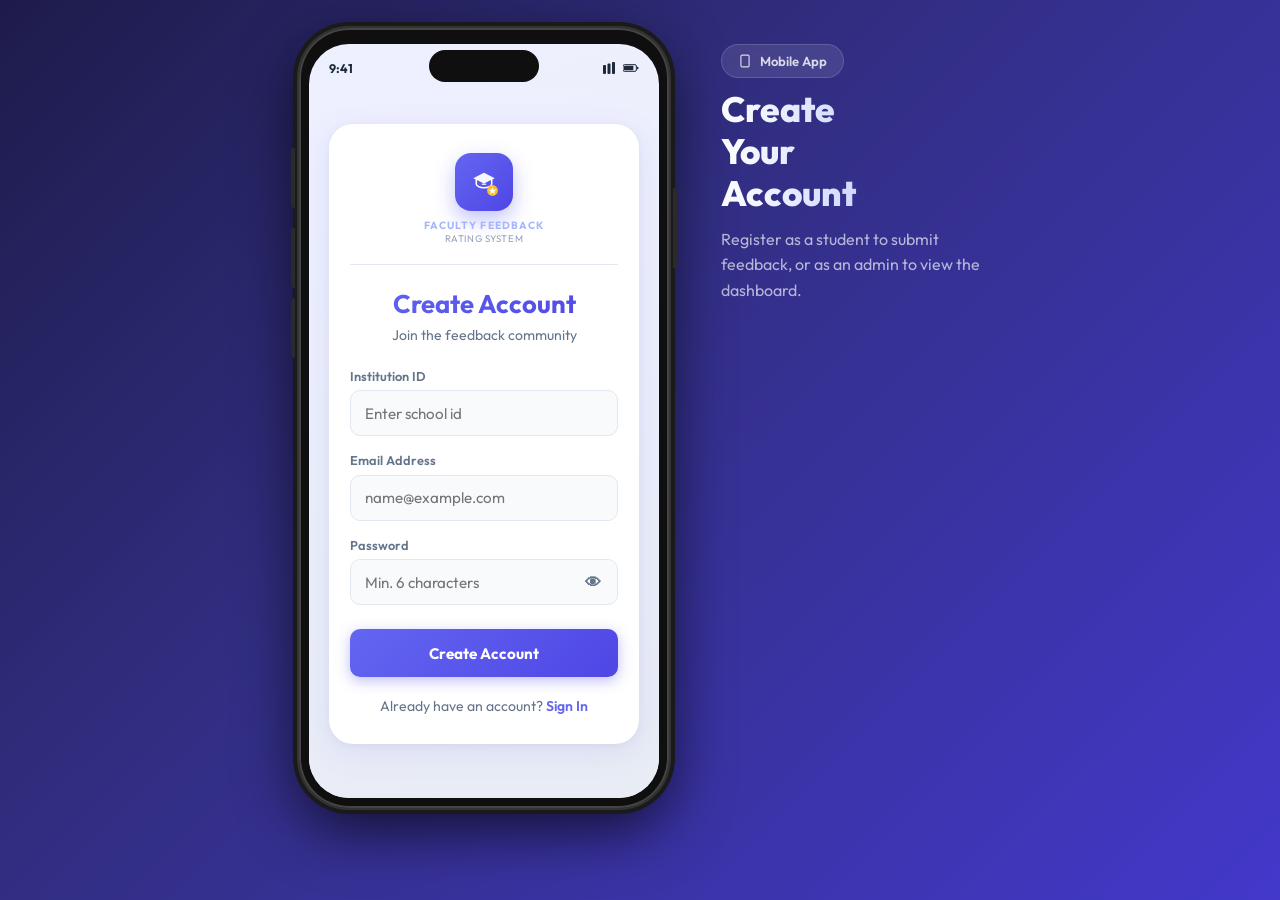
<file: frontend/register.html>
<!DOCTYPE html>
<html lang="en">

<head>
    <meta charset="UTF-8">
    <meta name="viewport" content="width=device-width, initial-scale=1.0, viewport-fit=cover">
    <meta name="apple-mobile-web-app-capable" content="yes">
    <meta name="apple-mobile-web-app-status-bar-style" content="black-translucent">
    <meta name="theme-color" content="#6366f1">
    <title>Register - Feedback System</title>
    <link href="https://fonts.googleapis.com/css2?family=Outfit:wght@400;600;700&display=swap" rel="stylesheet">
    <link rel="stylesheet" href="css/style.css">
    <link rel="manifest" href="manifest.json">
    <link rel="apple-touch-icon" href="icons/icon-192.png">
    <script src="js/theme.js"></script>
</head>

<body>
    <div class="phone-shell">
        <div class="phone-notch"></div>
        <div class="phone-screen">
            <div class="status-bar">
                <span class="status-time">9:41</span>
                <div class="status-icons">
                    <svg width="16" height="12" viewBox="0 0 16 12" fill="currentColor">
                        <rect x="0" y="3" width="3" height="9" rx="1" />
                        <rect x="4.5" y="1.5" width="3" height="10.5" rx="1" />
                        <rect x="9" y="0" width="3" height="12" rx="1" />
                    </svg>
                    <svg width="16" height="12" viewBox="0 0 24 12" fill="currentColor">
                        <rect x="0" y="1" width="20" height="10" rx="2" stroke="currentColor" stroke-width="1.5"
                            fill="none" />
                        <rect x="1.5" y="2.5" width="14" height="7" rx="1" />
                        <rect x="21" y="4" width="2" height="4" rx="1" />
                    </svg>
                </div>
            </div>
            <div class="app-scroll">
                <div class="app-inner">
                    <div class="container">
                        <div class="app-logo">
                            <div class="app-logo-icon">
                                <svg width="34" height="34" viewBox="0 0 44 44" fill="none">
                                    <polygon points="22,10 36,17 22,24 8,17" fill="white" opacity="0.95" />
                                    <rect x="19" y="24" width="6" height="2" rx="1" fill="white" opacity="0.8" />
                                    <path d="M12 18.5v6c0 2.5 4.5 5 10 5s10-2.5 10-5v-6" stroke="white" stroke-width="2"
                                        fill="none" stroke-linecap="round" />
                                    <circle cx="33" cy="33" r="7" fill="#fbbf24" />
                                    <path d="M33 28.5l1.2 3.6h3.8l-3 2.2 1.1 3.4-3.1-2.2-3.1 2.2 1.1-3.4-3-2.2h3.8z"
                                        fill="white" />
                                </svg>
                            </div>
                            <div>
                                <div class="app-logo-name">Faculty Feedback</div>
                                <div
                                    style="font-size:0.6rem;color:#94a3b8;text-align:center;letter-spacing:0.06em;text-transform:uppercase;">
                                    Rating System</div>
                            </div>
                        </div>

                        <h1>Create Account</h1>
                        <p class="subtitle">Join the feedback community</p>

                        <form id="registerForm">
                            <div class="form-group">
                                <label for="institution_id">Institution ID</label>
                                <input type="number" id="institution_id" required placeholder="Enter school id">
                            </div>
                            <div class="form-group">
                                <label for="email">Email Address</label>
                                <input type="email" id="email" required placeholder="name@example.com"
                                    autocomplete="email">
                            </div>
                            <div class="form-group">
                                <label for="password">Password</label>
                                <div style="position:relative;">
                                    <input type="password" id="password" required placeholder="Min. 6 characters"
                                        autocomplete="new-password">
                                    <button type="button" onclick="togglePwd()"
                                        style="position:absolute;right:10px;top:50%;transform:translateY(-50%);background:transparent;width:30px;height:30px;min-height:unset;padding:0;box-shadow:none;border:none;color:var(--text-muted);font-size:1rem;cursor:pointer;">👁</button>
                                </div>
                            </div>
                            <button type="submit" id="regBtn" style="margin-top:0.5rem;">Create Account</button>
                        </form>

                        <div class="auth-links">
                            <p>Already have an account? <a href="index.html">Sign In</a></p>
                        </div>
                        <div id="statusMsg" class="hidden"
                            style="margin-top:1rem;text-align:center;padding:0.7rem;border-radius:10px;font-size:0.85rem;font-weight:500;">
                        </div>
                    </div>
                </div>
            </div>
        </div>
    </div>

    <div class="phone-label">
        <div class="phone-label-badge">
            <svg width="14" height="14" viewBox="0 0 24 24" fill="none" stroke="currentColor" stroke-width="2">
                <rect x="5" y="2" width="14" height="20" rx="2" />
            </svg>
            Mobile App
        </div>
        <h2>Create<br>Your<br>Account</h2>
        <p>Register as a student to submit feedback, or as an admin to view the dashboard.</p>
    </div>

    <script src="js/api.js"></script>
    <script src="js/ui.js"></script>
    <script>
        function togglePwd() {
            const pwd = document.getElementById('password');
            const btn = event.currentTarget;
            pwd.type = pwd.type === 'password' ? 'text' : 'password';
            btn.textContent = pwd.type === 'password' ? '👁' : '🙈';
        }

        document.getElementById('registerForm').addEventListener('submit', async (e) => {
            e.preventDefault();
            const btn = document.getElementById('regBtn');
            const statusMsg = document.getElementById('statusMsg');
            btn.disabled = true; btn.innerText = 'Creating account...';
            statusMsg.classList.add('hidden');
            const data = {
                institution_id: document.getElementById('institution_id').value,
                email: document.getElementById('email').value,
                password: document.getElementById('password').value,
                role: 'student'  // Only students can self-register
            };
            const result = await API.register(data);
            if (result.status === 'success') {
                statusMsg.innerText = '✅ Account created! Redirecting...';
                statusMsg.style.color = '#10b981'; statusMsg.style.background = '#ecfdf5';
                statusMsg.classList.remove('hidden');
                setTimeout(() => window.location.href = 'index.html', 1500);
            } else {
                statusMsg.innerText = result.message;
                statusMsg.style.color = '#ef4444'; statusMsg.style.background = '#fef2f2';
                statusMsg.classList.remove('hidden');
                btn.disabled = false; btn.innerText = 'Create Account';
            }
        });
    </script>
</body>

</html>
</file>
<file: frontend/css/style.css>
:root {
    --primary: #6366f1;
    --primary-dark: #4f46e5;
    --secondary: #64748b;
    --bg-main: #f8fafc;
    --card-bg: #ffffff;
    --text-main: #1e293b;
    --text-muted: #64748b;
    --error: #ef4444;
    --success: #10b981;
    --border: #e2e8f0;
    --shadow: 0 10px 25px -5px rgba(0, 0, 0, 0.1), 0 8px 10px -6px rgba(0, 0, 0, 0.1);
    --radius-lg: 1.5rem;
    --radius-md: 0.75rem;
    --bottom-nav-height: 65px;
    --phone-w: 390px;
    --phone-h: 844px;

    /* Theme-specific overrides based on body class */
    --bg-body-gradient: linear-gradient(135deg, #1e1b4b 0%, #312e81 40%, #4338ca 100%);
    --phone-screen-bg: linear-gradient(160deg, #eef0ff 0%, #e8ecf4 100%);
}

body.dark-mode {
    --bg-main: #0f172a;
    --card-bg: #1e293b;
    --text-main: #f8fafc;
    --text-muted: #94a3b8;
    --border: #334155;
    --shadow: 0 4px 20px rgba(0, 0, 0, 0.2);
    --bg-body-gradient: linear-gradient(135deg, #020617 0%, #0f172a 100%);
    --phone-screen-bg: #0f172a;
}

*,
*::before,
*::after {
    box-sizing: border-box;
    margin: 0;
    padding: 0;
    -webkit-tap-highlight-color: transparent;
}

::selection {
    background-color: var(--primary);
    color: #ffffff;
}

html {
    width: 100%;
    -webkit-text-size-adjust: 100%;
    scroll-behavior: smooth;
}

/* =============================================
   DESKTOP: Show phone frame around the app
   ============================================= */
body {
    background: var(--bg-body-gradient);
    min-height: 100vh;
    width: 100%;
    /* CRITICAL: ensures body fills viewport for centering */
    display: flex;
    flex-direction: row;
    /* phone + label side by side */
    align-items: flex-start;
    justify-content: center;
    gap: 52px;
    font-family: 'Outfit', 'Inter', -apple-system, BlinkMacSystemFont, sans-serif;
    color: var(--text-main);
    padding: 28px 40px;
}

/* ---- Phone Shell (the black frame) ---- */
.phone-shell {
    /* Flex column so screen fills the shell cleanly */
    display: flex;
    flex-direction: column;
    width: 370px;
    min-width: 370px;
    /* Height adapts to viewport — never gets cut off */
    height: clamp(580px, calc(100vh - 64px), 780px);
    background: #0f0f0f;
    border-radius: 50px;
    box-shadow:
        0 0 0 2px #333,
        0 0 0 6px #1a1a1a,
        0 20px 60px rgba(0, 0, 0, 0.7),
        inset 0 0 0 2px #444;
    /* Bezel padding — top is bigger for the notch */
    padding: 16px 10px 10px;
    flex-shrink: 0;
    position: relative;
    /* for side-button pseudo-elements */
    overflow: visible;
}

/* Side buttons on the phone shell */
.phone-shell::before {
    content: '';
    position: absolute;
    left: -8px;
    top: 120px;
    width: 4px;
    height: 60px;
    background: #2a2a2a;
    border-radius: 3px 0 0 3px;
    box-shadow: 0 80px 0 #2a2a2a, 0 150px 0 #2a2a2a;
}

.phone-shell::after {
    content: '';
    position: absolute;
    right: -8px;
    top: 160px;
    width: 4px;
    height: 80px;
    background: #2a2a2a;
    border-radius: 0 3px 3px 0;
}

/* Dynamic island notch — stays on top of the screen */
.phone-notch {
    position: absolute;
    top: 22px;
    left: 50%;
    transform: translateX(-50%);
    width: 110px;
    height: 32px;
    background: #0f0f0f;
    border-radius: 18px;
    z-index: 20;
    pointer-events: none;
}

/* ---- Phone Screen (the glass inside the shell) ---- */
.phone-screen {
    flex: 1;
    /* fills remaining shell height */
    display: flex;
    flex-direction: column;
    border-radius: 40px;
    overflow: hidden;
    /* clips everything to rounded screen */
    background: var(--phone-screen-bg);
    position: relative;
    /* needed for fixed children (sidebar, bottom-nav) */
    min-height: 0;
    /* important: allows flex child to shrink */
}

/* ---- Desktop side label ---- */
.phone-label {
    color: white;
    max-width: 260px;
    flex-shrink: 0;
    padding-top: 16px;
}

.phone-label h2 {
    font-size: 2.2rem;
    font-weight: 800;
    line-height: 1.2;
    margin-bottom: 12px;
    background: linear-gradient(to right, #fff, #a5b4fc);
    -webkit-background-clip: text;
    -webkit-text-fill-color: transparent;
    background-clip: text;
}

.phone-label p {
    font-size: 1rem;
    color: rgba(255, 255, 255, 0.65);
    line-height: 1.6;
    margin-bottom: 24px;
}

.phone-label-badge {
    display: inline-flex;
    align-items: center;
    gap: 8px;
    background: rgba(255, 255, 255, 0.1);
    border: 1px solid rgba(255, 255, 255, 0.15);
    border-radius: 100px;
    padding: 8px 16px;
    font-size: 0.82rem;
    color: rgba(255, 255, 255, 0.8);
    font-weight: 600;
    backdrop-filter: blur(8px);
    margin-bottom: 10px;
}

/* =============================================
   INSIDE THE PHONE — app content styles
   ============================================= */

/* Status bar — normal flex item, NOT absolutely positioned */
.status-bar {
    flex-shrink: 0;
    display: flex;
    align-items: center;
    justify-content: space-between;
    padding: 10px 20px 4px;
    height: 42px;
    z-index: 10;
}

.status-time {
    font-size: 0.78rem;
    font-weight: 700;
    color: var(--text-main);
}

.status-icons {
    display: flex;
    gap: 4px;
    align-items: center;
    color: var(--text-main);
}

/* Scrollable area — fills remaining screen height */
.app-scroll {
    flex: 1;
    overflow-y: auto;
    overflow-x: hidden;
    -webkit-overflow-scrolling: touch;
    scrollbar-width: none;
    min-height: 0;
}

.app-scroll::-webkit-scrollbar {
    display: none;
}

/* Auth pages inner layout */
.app-inner {
    min-height: 100%;
    display: flex;
    flex-direction: column;
    align-items: center;
    justify-content: center;
    padding: 16px 20px 32px;
    background: var(--phone-screen-bg);
}

/* Card container */
.container {
    width: 100%;
    padding: 1.75rem 1.25rem;
    background: var(--card-bg);
    border-radius: 1.5rem;
    box-shadow: 0 8px 32px rgba(99, 102, 241, 0.1), 0 2px 8px rgba(0, 0, 0, 0.05);
    border: 1px solid rgba(255, 255, 255, 0.6);
    animation: fadeUp 0.4s cubic-bezier(0.22, 1, 0.36, 1);
}

@keyframes fadeUp {
    from {
        opacity: 0;
        transform: translateY(20px);
    }

    to {
        opacity: 1;
        transform: translateY(0);
    }
}

/* Logo */
.app-logo {
    display: flex;
    flex-direction: column;
    align-items: center;
    gap: 8px;
    margin-bottom: 1.5rem;
    padding-bottom: 1.25rem;
    border-bottom: 1px solid var(--border);
}

.app-logo-icon {
    width: 58px;
    height: 58px;
    border-radius: 16px;
    background: linear-gradient(135deg, #6366f1 0%, #4f46e5 100%);
    display: flex;
    align-items: center;
    justify-content: center;
    box-shadow: 0 8px 20px rgba(99, 102, 241, 0.4);
}

.app-logo-name {
    font-size: 0.65rem;
    font-weight: 700;
    color: #a5b4fc;
    text-transform: uppercase;
    letter-spacing: 0.1em;
    text-align: center;
}

/* Typography */
h1 {
    font-size: 1.6rem;
    font-weight: 700;
    margin-bottom: 0.4rem;
    text-align: center;
    background: linear-gradient(135deg, var(--primary), var(--primary-dark));
    background-clip: text;
    -webkit-background-clip: text;
    -webkit-text-fill-color: transparent;
    line-height: 1.2;
}

.subtitle {
    text-align: center;
    color: var(--text-muted);
    margin-bottom: 1.5rem;
    font-size: 0.88rem;
}

/* Form elements */
.form-group {
    margin-bottom: 1rem;
}

label {
    display: block;
    font-size: 0.8rem;
    font-weight: 600;
    margin-bottom: 0.4rem;
    color: var(--secondary);
}

input,
select,
textarea {
    width: 100%;
    min-height: 46px;
    padding: 0.7rem 0.9rem;
    border: 1.5px solid var(--border);
    border-radius: 10px;
    font-size: 0.95rem;
    font-family: inherit;
    transition: border-color 0.2s, box-shadow 0.2s;
    background: var(--bg-main);
    color: var(--text-main);
    -webkit-appearance: none;
    appearance: none;
}

select {
    background-image: url("data:image/svg+xml,%3Csvg xmlns='http://www.w3.org/2000/svg' width='12' height='12' viewBox='0 0 24 24' fill='none' stroke='%2364748b' stroke-width='2.5'%3E%3Cpath d='M6 9l6 6 6-6'/%3E%3C/svg%3E");
    background-repeat: no-repeat;
    background-position: right 0.9rem center;
    padding-right: 2.2rem;
}

input:focus,
select:focus,
textarea:focus {
    outline: none;
    border-color: var(--primary);
    box-shadow: 0 0 0 3px rgba(99, 102, 241, 0.12);
    background: var(--bg-main);
}

textarea {
    resize: vertical;
    min-height: 90px;
}

/* Buttons */
button {
    width: 100%;
    min-height: 48px;
    padding: 0.8rem 1.5rem;
    background: linear-gradient(135deg, var(--primary), var(--primary-dark));
    color: white;
    border: none;
    border-radius: 10px;
    font-weight: 700;
    font-size: 0.95rem;
    font-family: inherit;
    cursor: pointer;
    transition: all 0.2s cubic-bezier(0.4, 0, 0.2, 1);
    box-shadow: 0 4px 14px rgba(79, 70, 229, 0.35);
    position: relative;
    overflow: hidden;
    user-select: none;
    -webkit-user-select: none;
}

button:hover:not(:disabled) {
    transform: translateY(-1px);
    box-shadow: 0 6px 18px rgba(79, 70, 229, 0.45);
}

button:active:not(:disabled) {
    transform: scale(0.96);
    opacity: 0.9;
}

button:disabled {
    opacity: 0.65;
    cursor: not-allowed;
    transform: none;
}

/* Auth links */
.auth-links {
    margin-top: 1.25rem;
    text-align: center;
    font-size: 0.88rem;
    color: var(--text-muted);
}

.auth-links a {
    color: var(--primary);
    text-decoration: none;
    font-weight: 600;
}

/* Utilities */
.hidden {
    display: none !important;
}

/* Install Banner */
.install-banner {
    display: none;
    position: absolute;
    bottom: calc(var(--bottom-nav-height) + 12px);
    left: 12px;
    right: 12px;
    background: linear-gradient(135deg, #6366f1, #4f46e5);
    color: white;
    padding: 12px 14px;
    border-radius: 14px;
    z-index: 2000;
    align-items: center;
    gap: 10px;
    box-shadow: 0 6px 20px rgba(79, 70, 229, 0.45);
    animation: slideUp 0.4s cubic-bezier(0.22, 1, 0.36, 1);
}

@keyframes slideUp {
    from {
        opacity: 0;
        transform: translateY(20px);
    }

    to {
        opacity: 1;
        transform: translateY(0);
    }
}

.install-banner.visible {
    display: flex;
}

.install-banner-text {
    flex: 1;
    font-size: 0.85rem;
    font-weight: 600;
    line-height: 1.3;
}

.install-banner-text span {
    display: block;
    font-size: 0.72rem;
    font-weight: 400;
    opacity: 0.8;
}

.install-banner-btn {
    background: white;
    color: var(--primary-dark);
    border: none;
    border-radius: 8px;
    padding: 6px 12px;
    font-size: 0.8rem;
    font-weight: 700;
    cursor: pointer;
    min-height: unset;
    width: auto;
    box-shadow: none;
}

.install-banner-btn:hover {
    opacity: 0.9;
    transform: none;
    box-shadow: none;
}

.install-banner-close {
    background: rgba(255, 255, 255, 0.15);
    border: none;
    border-radius: 50%;
    width: 26px;
    height: 26px;
    min-height: unset;
    padding: 0;
    display: flex;
    align-items: center;
    justify-content: center;
    font-size: 0.9rem;
    color: white;
    cursor: pointer;
    flex-shrink: 0;
    box-shadow: none;
}

.install-banner-close:hover {
    background: rgba(255, 255, 255, 0.25);
    transform: none;
    box-shadow: none;
}

/* =============================================
   BOTTOM NAVIGATION
   ============================================= */
.bottom-nav {
    flex-shrink: 0;
    background: var(--card-bg);
    backdrop-filter: blur(20px);
    height: var(--bottom-nav-height);
    border-top: 1px solid rgba(226, 232, 240, 0.8);
    display: flex;
    justify-content: space-around;
    align-items: center;
    z-index: 100;
    box-shadow: 0 -4px 20px rgba(0, 0, 0, 0.05);
}

.bottom-nav-item {
    display: flex;
    flex-direction: column;
    align-items: center;
    gap: 3px;
    color: var(--text-muted);
    text-decoration: none;
    font-size: 0.68rem;
    font-weight: 600;
    flex: 1;
    padding: 6px 4px;
    transition: color 0.2s;
    position: relative;
    user-select: none;
    -webkit-user-select: none;
    -webkit-tap-highlight-color: transparent;
}

.bottom-nav-item::before {
    content: '';
    position: absolute;
    top: 4px;
    left: 50%;
    transform: translateX(-50%) scaleX(0);
    width: 28px;
    height: 3px;
    background: var(--primary);
    border-radius: 2px;
    transition: transform 0.25s cubic-bezier(0.4, 0, 0.2, 1);
}

.bottom-nav-item.active {
    color: var(--primary);
}

.bottom-nav-item.active::before {
    transform: translateX(-50%) scaleX(1);
}

.bottom-nav-item svg {
    width: 22px;
    height: 22px;
    transition: transform 0.2s;
}

.bottom-nav-item.active svg {
    transform: translateY(-1px);
}

/* Star rating */
.star-rating-row {
    display: flex;
    gap: 6px;
    flex-direction: row-reverse;
    justify-content: flex-end;
}

.star-rating-row input {
    display: none;
}

.star-rating-row label {
    font-size: 2rem;
    color: #d1d5db;
    cursor: pointer;
    transition: color 0.15s, transform 0.15s;
    margin-bottom: 0;
    min-height: unset;
    line-height: 1;
}

.star-rating-row label:hover,
.star-rating-row label:hover~label,
.star-rating-row input:checked~label {
    color: #f59e0b;
}

.star-rating-row label:active {
    transform: scale(1.3);
}

.feedback-grid-2 {
    display: grid;
    grid-template-columns: 1fr 1fr;
    gap: 10px;
}

/* Dashboard */
.dashboard-container {
    display: flex;
    min-height: 100%;
}

.sidebar {
    width: 240px;
    background: #1e293b;
    color: white;
    padding: 1.5rem 1rem;
    display: flex;
    flex-direction: column;
    position: fixed;
    height: 100%;
    z-index: 100;
    transform: translateX(-100%);
    transition: transform 0.3s cubic-bezier(0.4, 0, 0.2, 1);
    top: 0;
    left: 0;
}

.sidebar.active {
    transform: translateX(0);
    box-shadow: 4px 0 30px rgba(0, 0, 0, 0.3);
}

.sidebar-overlay {
    display: none;
    position: absolute;
    inset: 0;
    background: rgba(15, 23, 42, 0.6);
    backdrop-filter: blur(2px);
    z-index: 99;
}

.sidebar-overlay.active {
    display: block;
}

.nav-item {
    padding: 0.85rem 0.75rem;
    margin-bottom: 0.35rem;
    border-radius: 0.65rem;
    cursor: pointer;
    transition: all 0.2s;
    display: flex;
    align-items: center;
    gap: 10px;
    font-weight: 500;
    color: #94a3b8;
    font-size: 0.9rem;
}

.nav-item:hover {
    background: rgba(255, 255, 255, 0.06);
    color: white;
}

.nav-item.active {
    background: var(--primary);
    color: white;
}

.main-content {
    flex: 1;
    min-height: 0;
    padding: 16px;
    padding-bottom: 16px;
    overflow-y: auto;
}

.tab-content {
    display: none;
    animation: fadeUp 0.3s ease-out;
}

.tab-content.active {
    display: block;
}

.mobile-menu-btn {
    display: flex;
    background: var(--primary);
    color: white;
    border: none;
    border-radius: 10px;
    width: 40px;
    height: 40px;
    min-height: unset;
    align-items: center;
    justify-content: center;
    flex-shrink: 0;
    box-shadow: 0 4px 12px rgba(99, 102, 241, 0.4);
    cursor: pointer;
    padding: 0;
}

.header-flex {
    display: flex;
    justify-content: space-between;
    align-items: center;
    margin-bottom: 20px;
}




.chart-wrapper {
    flex-grow: 1;
    position: relative;
}

.table-section {
    background: white;
    padding: 16px;
    border-radius: 16px;
    box-shadow: var(--shadow);
    border: 1px solid var(--border);
    margin-top: 16px;
    overflow: hidden;
}

.table-section div {
    overflow-x: auto;
    -webkit-overflow-scrolling: touch;
}

table {
    width: 100%;
    border-collapse: separate;
    border-spacing: 0;
    margin-top: 12px;
    min-width: 540px;
}

th {
    background: #f8fafc;
    padding: 0.75rem;
    text-align: left;
    font-weight: 600;
    font-size: 0.78rem;
    color: var(--secondary);
    border-bottom: 2px solid var(--border);
    white-space: nowrap;
}

body.dark-mode th {
    background: rgba(255, 255, 255, 0.03);
}

td {
    padding: 0.75rem;
    border-bottom: 1px solid var(--border);
    font-size: 0.88rem;
}

tr:last-child td {
    border-bottom: none;
}

tr:hover td {
    background: #f8fafc;
}

body.dark-mode tr:hover td {
    background: rgba(255, 255, 255, 0.05);
}

.notif-badge {
    background: #ef4444;
    color: white;
    border-radius: 999px;
    font-size: 0.65rem;
    font-weight: 700;
    padding: 1px 6px;
    margin-left: auto;
    display: none;
}

.notif-panel {
    background: white;
    border: 1px solid var(--border);
    border-radius: 14px;
    padding: 16px;
    margin-bottom: 16px;
    box-shadow: var(--shadow);
}

.notif-panel h4 {
    font-size: 0.92rem;
    margin: 0 0 14px 0;
}

.notif-item {
    display: flex;
    align-items: flex-start;
    gap: 10px;
    padding: 12px 0;
    border-bottom: 1px solid var(--border);
    animation: fadeUp 0.4s ease;
}

.notif-item:last-child {
    border-bottom: none;
}

.notif-icon {
    width: 34px;
    height: 34px;
    border-radius: 50%;
    display: flex;
    align-items: center;
    justify-content: center;
    font-size: 1rem;
    flex-shrink: 0;
}

.notif-icon.green {
    background: #dcfce7;
}

.notif-icon.red {
    background: #fef2f2;
}

.notif-icon.orange {
    background: #fff7ed;
}

.notif-body {
    flex: 1;
}

.notif-body strong {
    display: block;
    font-size: 0.85rem;
    margin-bottom: 2px;
}

.notif-body span {
    font-size: 0.75rem;
    color: var(--text-muted);
}

.notif-time {
    font-size: 0.72rem;
    color: var(--text-muted);
    white-space: nowrap;
}

.empty-state {
    text-align: center;
    padding: 24px 0;
    color: var(--text-muted);
    font-size: 0.88rem;
}

.notif-item.clickable {
    cursor: pointer;
    transition: background 0.15s;
    border-radius: 8px;
    padding-left: 6px;
    padding-right: 6px;
}

.notif-item.clickable:hover {
    background: rgba(99, 102, 241, 0.06);
}

.mini-table {
    width: 100%;
    border-collapse: collapse;
}

.mini-table th {
    text-align: left;
    padding: 6px 8px;
    font-size: 0.72rem;
    color: var(--text-muted);
    font-weight: 600;
    border-bottom: 2px solid var(--border);
}

.mini-table td {
    padding: 9px 8px;
    font-size: 0.83rem;
    border-bottom: 1px solid var(--border);
}

.mini-table tr:last-child td {
    border-bottom: none;
}

.activity-item {
    display: flex;
    align-items: center;
    gap: 10px;
    padding: 10px 0;
    border-bottom: 1px solid var(--border);
}

.activity-item:last-child {
    border-bottom: none;
}

.activity-dot {
    width: 8px;
    height: 8px;
    border-radius: 50%;
    flex-shrink: 0;
}

.logout-sidebar {
    margin-top: auto;
    background: rgba(239, 68, 68, 0.1);
    color: #ef4444;
    border: 1px solid rgba(239, 68, 68, 0.2);
}

.logout-sidebar:hover {
    background: #ef4444;
    color: white;
}

.theme-switch-wrapper {
    display: flex;
    align-items: center;
    gap: 10px;
    margin-bottom: 16px;
    background: var(--card-bg);
    padding: 16px;
    border-radius: 14px;
    border: 1px solid var(--border);
    width: 100%;
}

.switch {
    position: relative;
    display: inline-block;
    width: 44px;
    height: 22px;
}

.switch input {
    opacity: 0;
    width: 0;
    height: 0;
}

.slider {
    position: absolute;
    cursor: pointer;
    inset: 0;
    background: #ccc;
    transition: .4s;
    border-radius: 34px;
}

.slider:before {
    position: absolute;
    content: "";
    height: 16px;
    width: 16px;
    left: 3px;
    bottom: 3px;
    background: white;
    transition: .4s;
    border-radius: 50%;
}

input:checked+.slider {
    background: var(--primary);
}

input:checked+.slider:before {
    transform: translateX(22px);
}

.logout-btn-dash {
    background: white;
    color: var(--text-main);
    border: 1px solid var(--border);
    width: auto;
    padding: 8px 16px;
    min-height: unset;
    box-shadow: none;
    font-size: 0.85rem;
}

.logout-btn-dash:hover {
    background: #fef2f2;
    color: #ef4444;
    border-color: #fca5a5;
    transform: none;
    box-shadow: none;
}

.admin-badge {
    background: var(--primary);
    color: white;
    padding: 3px 10px;
    border-radius: 20px;
    font-size: 0.75rem;
    font-weight: 600;
    margin-left: 8px;
}

.toast {
    background: white;
    padding: 0.85rem 1.25rem;
    border-radius: 12px;
    box-shadow: var(--shadow);
    display: flex;
    align-items: center;
    gap: 0.65rem;
    min-width: 240px;
    max-width: 85vw;
    border-right: 5px solid #6366f1;
    animation: slideIn 0.3s ease-out forwards;
}

.toast.success {
    border-right-color: #10b981;
}

.toast.error {
    border-right-color: #ef4444;
}

@keyframes highlightRow {
    0% {
        background: #fef9c3;
    }

    70% {
        background: #fef9c3;
    }

    100% {
        background: transparent;
    }
}

.row-highlight>td {
    animation: highlightRow 2.2s ease forwards;
}

/* Removed local dark mode overrides - handled by global variables */

/* =============================================
   ACTUAL MOBILE PHONES ONLY (≤520px)
   ============================================= */
@media screen and (max-width: 520px) {
    body {
        background: var(--phone-screen-bg);
        display: block;
        padding: 0;
        width: 100%;
        min-height: 100vh;
    }

    /* display:contents removes phone-shell from layout entirely.
       Its children (phone-screen, phone-label) become direct layout
       children of body — meaning phone-screen can position:fixed
       relative to the real viewport, unclipped. */
    .phone-shell {
        display: contents !important;
    }

    .phone-shell::before,
    .phone-shell::after {
        display: none !important;
    }

    .phone-notch,
    .phone-label,
    .status-bar {
        display: none !important;
    }

    .phone-screen {
        display: flex !important;
        flex-direction: column;
        position: fixed !important;
        inset: 0 !important;
        border-radius: 0 !important;
        overflow: hidden !important;
        background: var(--phone-screen-bg);
        height: 100dvh !important;
    }

    .app-scroll {
        flex: 1;
        overflow-y: auto;
        min-height: 0;
        -webkit-overflow-scrolling: touch;
        padding-bottom: calc(var(--bottom-nav-height) + env(safe-area-inset-bottom));
    }

    .app-inner {
        padding: 16px 16px 32px;
        justify-content: flex-start;
        min-height: 100%;
    }

    .container {
        width: 100%;
        border-radius: 1.25rem;
    }

    /* Bottom nav: fixed to viewport bottom, full width */
    .bottom-nav {
        position: fixed !important;
        bottom: 0 !important;
        left: 0 !important;
        right: 0 !important;
        width: 100% !important;
        z-index: 1000 !important;
        border-radius: 0 !important;
        padding-bottom: env(safe-area-inset-bottom);
        height: calc(var(--bottom-nav-height) + env(safe-area-inset-bottom));
    }

    .sidebar {
        position: fixed;
        z-index: 500;
    }

    .main-content {
        padding-bottom: calc(var(--bottom-nav-height) + env(safe-area-inset-bottom) + 16px);
    }

    .feedback-grid-2 {
        grid-template-columns: 1fr;
    }

}

/* Narrow desktop / tablet (521-900px): show phone but hide side label */
@media screen and (min-width: 521px) and (max-width: 900px) {
    body {
        padding: 20px;
        gap: 0;
    }

    .phone-label {
        display: none !important;
    }
}

/* Very small phones */
@media screen and (max-width: 360px) {}
</file>
